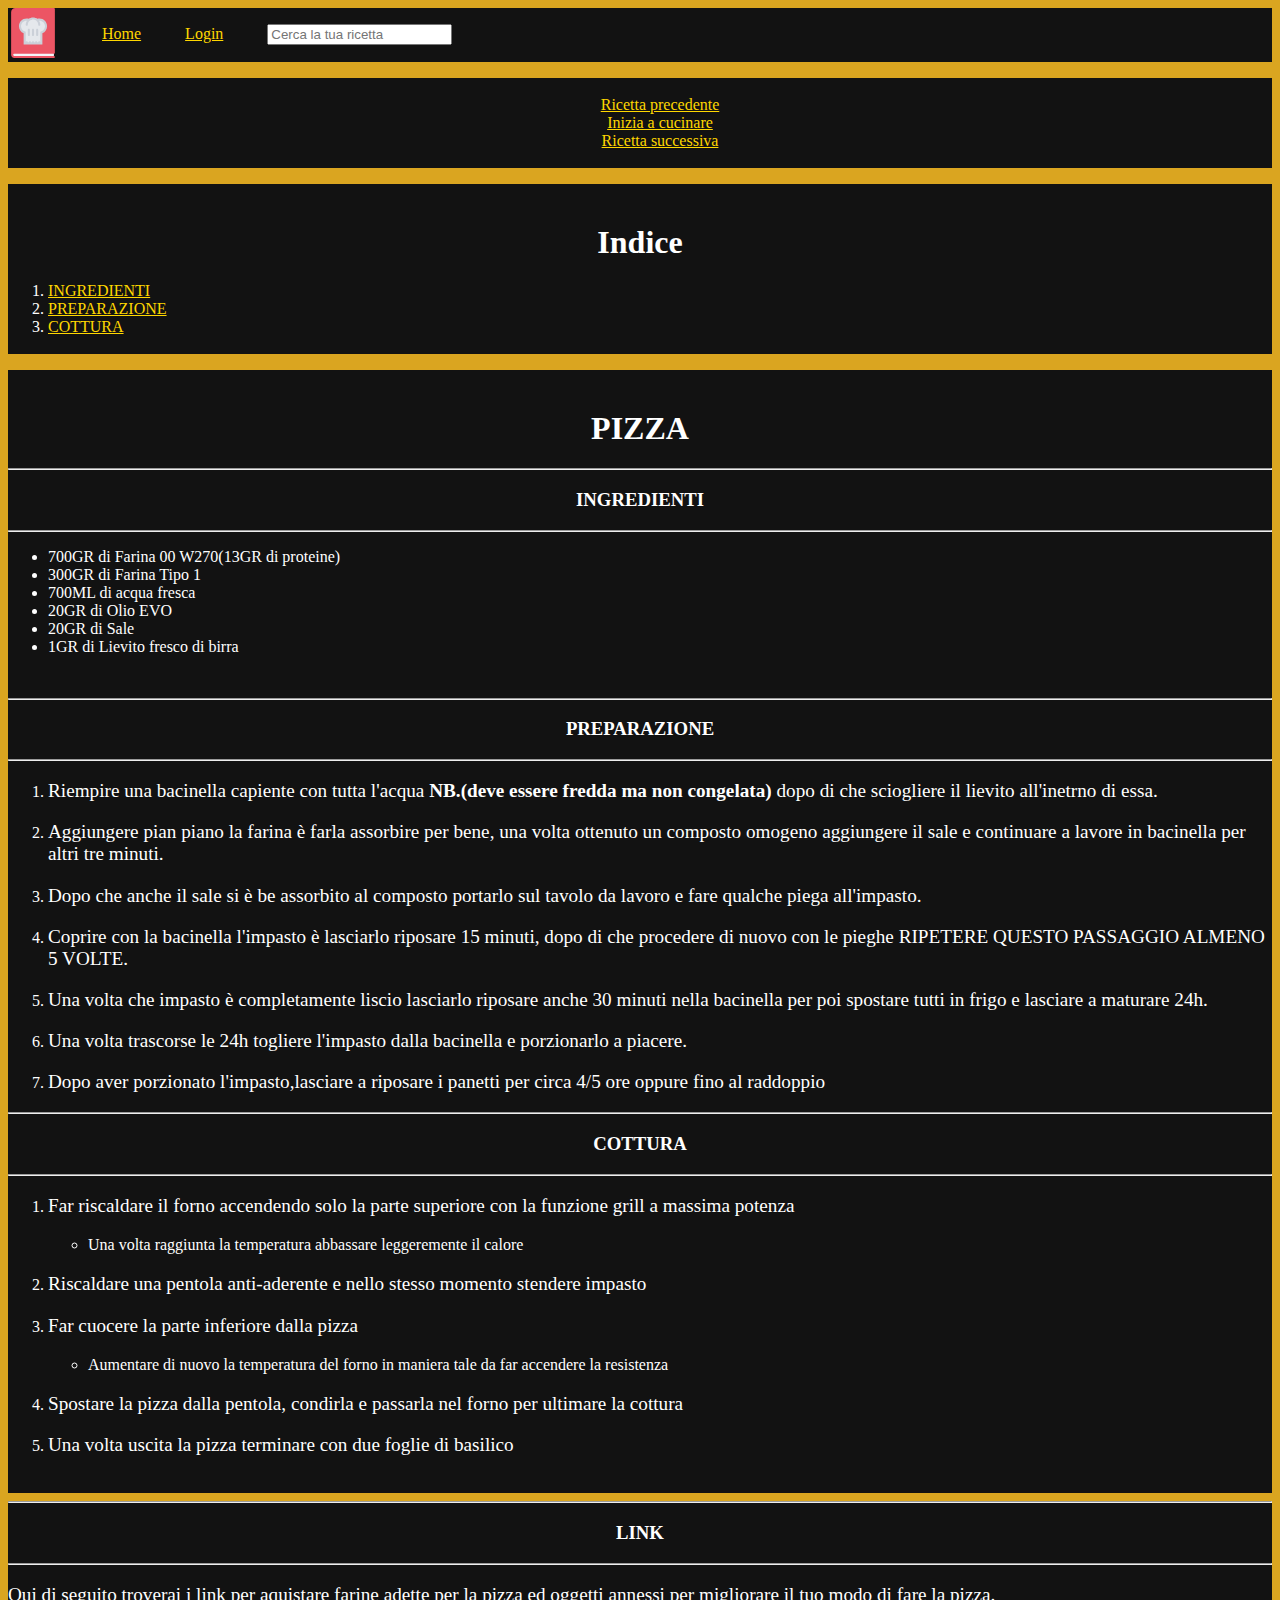
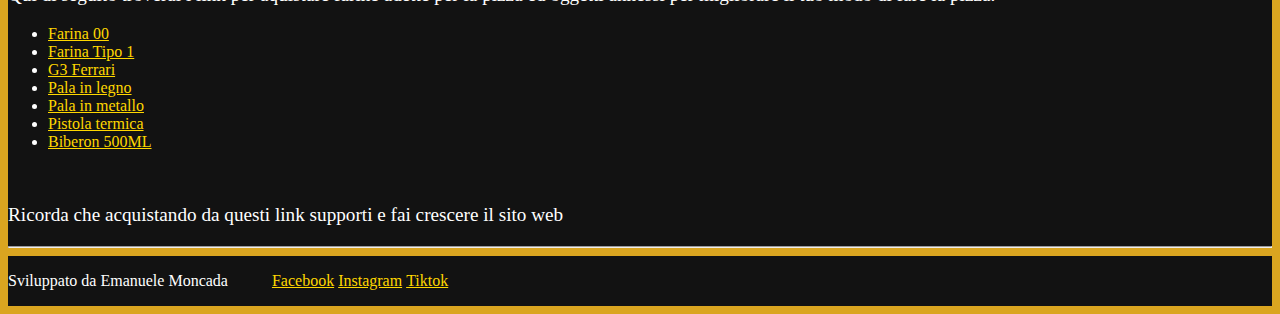
<file: anchor_classes/index.html>
<!DOCTYPE html>
<html lang="it">

<head>
    <meta charset="UTF-8">
    <title>PIZZA STAR</title>
    <link rel="stylesheet" href="css/style.css">
</head>

<body>
    <!--NAVIGATION BAR-->
    <div class="navbar d_color">
        <div class="navbar_logo d_inline">
            <img src="img/recipe.svg" alt="book_recipe" width="50px">
        </div>
        <div class="navbar_link d_inline no_list">
            <ul class="d_inline">
                <li>
                    <a href="#">Home</a>
                </li>
            </ul>
            <ul class="d_inline">
                <li><a href="login.html">Login</a></li>
            </ul>
        </div>
        <div class="navbar_search-bar d_inline no_list">
            <ul class="d_inline">
                <li> <input type="search" placeholder="Cerca la tua ricetta"></li>
            </ul>
        </div>
    </div>

    <!--NAVIGATION MENU-->
    <div class="menu d_color">
        <div class="menu_link  no_list">
            <ul>
                <br>
                <li><a href="recipe/parmigiana_patate.html">Ricetta precedente</a></li>
                <li><a href="#start">Inizia a cucinare</a></li>
                <li><a href="recipe/pollo_forno.html">Ricetta successiva</a></li>
                <br>
            </ul>
        </div>
    </div>

    <!--INDICE-->
    <div class="index d_color">
        <br>
        <h1 id="start">Indice</h1>
        <ol>
            <li><a href="#igr">INGREDIENTI</a></li>
            <li><a href="#make">PREPARAZIONE</a></li>
            <li><a href="#oven">COTTURA</a></li>
            <br>
        </ol>
    </div>

    <!--RICETTA-->
    <div class="recipe d_color" id="start">
        <div class="recipe_prepare">
            <br>
            <h1>PIZZA</h1>
            <hr>
            <h3 id="igr">INGREDIENTI</h3>
            <hr>
            <ul>
                <li>700GR di Farina 00 W270(13GR di proteine)</li>
                <li>300GR di Farina Tipo 1</li>
                <li>700ML di acqua fresca</li>
                <li>20GR di Olio EVO</li>
                <li>20GR di Sale</li>
                <li>1GR di Lievito fresco di birra</li>
            </ul>
            <br>
        </div>
        <div class="recipe_make">
            <hr>
            <h3 id="make">PREPARAZIONE</h3>
            <hr>
            <ol>
                <li>
                    <p>Riempire una bacinella capiente con tutta l'acqua <b>NB.<span>(deve essere fredda ma non congelata)</span></b> dopo di che sciogliere il lievito all'inetrno di essa.</p>
                </li>
                <li>
                    <p>Aggiungere pian piano la farina è farla assorbire per bene, una volta ottenuto un composto omogeno aggiungere il sale e continuare a lavore in bacinella per altri tre minuti.</p>
                </li>
                <li>
                    <p>Dopo che anche il sale si è be assorbito al composto portarlo sul tavolo da lavoro e fare qualche piega all'impasto.</p>
                </li>
                <li>
                    <p>Coprire con la bacinella l'impasto è lasciarlo riposare 15 minuti, dopo di che procedere di nuovo con le pieghe <span>RIPETERE QUESTO PASSAGGIO ALMENO 5 VOLTE.</span></p>
                </li>
                <li>
                    <p>Una volta che impasto è completamente liscio lasciarlo riposare anche 30 minuti nella bacinella per poi spostare tutti in frigo e lasciare a maturare 24h.</p>
                </li>
                <li>
                    <p>Una volta trascorse le 24h togliere l'impasto dalla bacinella e porzionarlo a piacere.</p>
                </li>
                <li>
                    <p>Dopo aver porzionato l'impasto,lasciare a riposare i panetti per circa 4/5 ore oppure fino al raddoppio</p>
                </li>
            </ol>
        </div>
        <div class="recipe_oven">
            <hr>
            <h3 id="oven">COTTURA</h3>
            <hr>
            <ol>
                <li>
                    <p>Far riscaldare il forno accendendo solo la parte superiore con la funzione grill a massima potenza</p>
                    <ul>
                        <li>Una volta raggiunta la temperatura abbassare leggeremente il calore</li>
                    </ul>
                </li>
                <li>
                    <p>Riscaldare una pentola anti-aderente e nello stesso momento stendere impasto</p>
                </li>
                <li>
                    <p>Far cuocere la parte inferiore dalla pizza</p>
                    <ul>
                        <li>Aumentare di nuovo la temperatura del forno in maniera tale da far accendere la resistenza</li>
                    </ul>
                </li>
                <li>
                    <p>Spostare la pizza dalla pentola, condirla e passarla nel forno per ultimare la cottura</p>
                </li>
                <li>
                    <p>Una volta uscita la pizza terminare con due foglie di basilico</p>
                </li>
            </ol>
            <br>
        </div>
    </div>

    <!--LINK SHOP-->
    <div class="shop d_color">
        <div class="shop_text">
            <hr>
            <h3>LINK</h3>
            <hr>
            <p>Qui di seguito troverai i link per aquistare farine adette per la pizza ed oggetti annessi per migliorare il tuo modo di fare la pizza.</p>
        </div>
        <div class="shop_link">
            <ul>
                <li><a href="https://www.amazon.it/dp/B003VZ078G?ref_=cm_sw_r_cp_ud_dp_8T7GA6F1KP251GNJP8S9">Farina 00</a></li>
                <li><a href="https://www.amazon.it/dp/B00GST44PY?ref_=cm_sw_r_cp_ud_dp_ZE77GGC1CQHQVXKEFGS3">Farina Tipo 1</a></li>
                <li><a href="https://www.amazon.it/dp/B07S6PC5NV?ref_=cm_sw_r_cp_ud_dp_H2G4TW0DJBF9G7EQRKZJ">G3 Ferrari</a></li>
                <li><a href="https://www.amazon.it/dp/B00B1GM2C6?ref_=cm_sw_r_cp_ud_dp_AE483TZDTRNEZNTNE5XZ">Pala in legno</a></li>
                <li><a href="https://www.amazon.it/dp/B07T1JPCNK?ref_=cm_sw_r_cp_ud_dp_3SEDNYJ6KC7BZE3PSWT6">Pala in metallo</a></li>
                <li><a href="https://www.amazon.it/dp/B08HX5LRYD?ref_=cm_sw_r_cp_ud_dp_6E578KYGDHAHDR3JAHAW">Pistola termica</a></li>
                <li><a href="https://www.amazon.it/dp/B07TKL6V7L?ref_=cm_sw_r_cp_ud_dp_NHBYH35FKPKQG0714YDX">Biberon 500ML</a></li>
            </ul>
            <br>
            <p>Ricorda che acquistando da questi link supporti e fai crescere il sito web</p>
            <hr>
        </div>
    </div>

    <!--FOOTER-->
    <div class="footer d_color">
        <div class="footer_copyright d_inline">
            <span>Sviluppato da Emanuele Moncada</span>
        </div>
        <div class="footer_link d_inline no_list">
            <ul class="social">
                <li><a href="https://facebook.com/eman">Facebook</a></li>
                <li><a href="https://instagram.com/emanuele.moncada">Instagram</a></li>
                <li><a href="https://tiktok.com/eman">Tiktok</a></li>
            </ul>
        </div>
    </div>

</body>

</html>
</file>
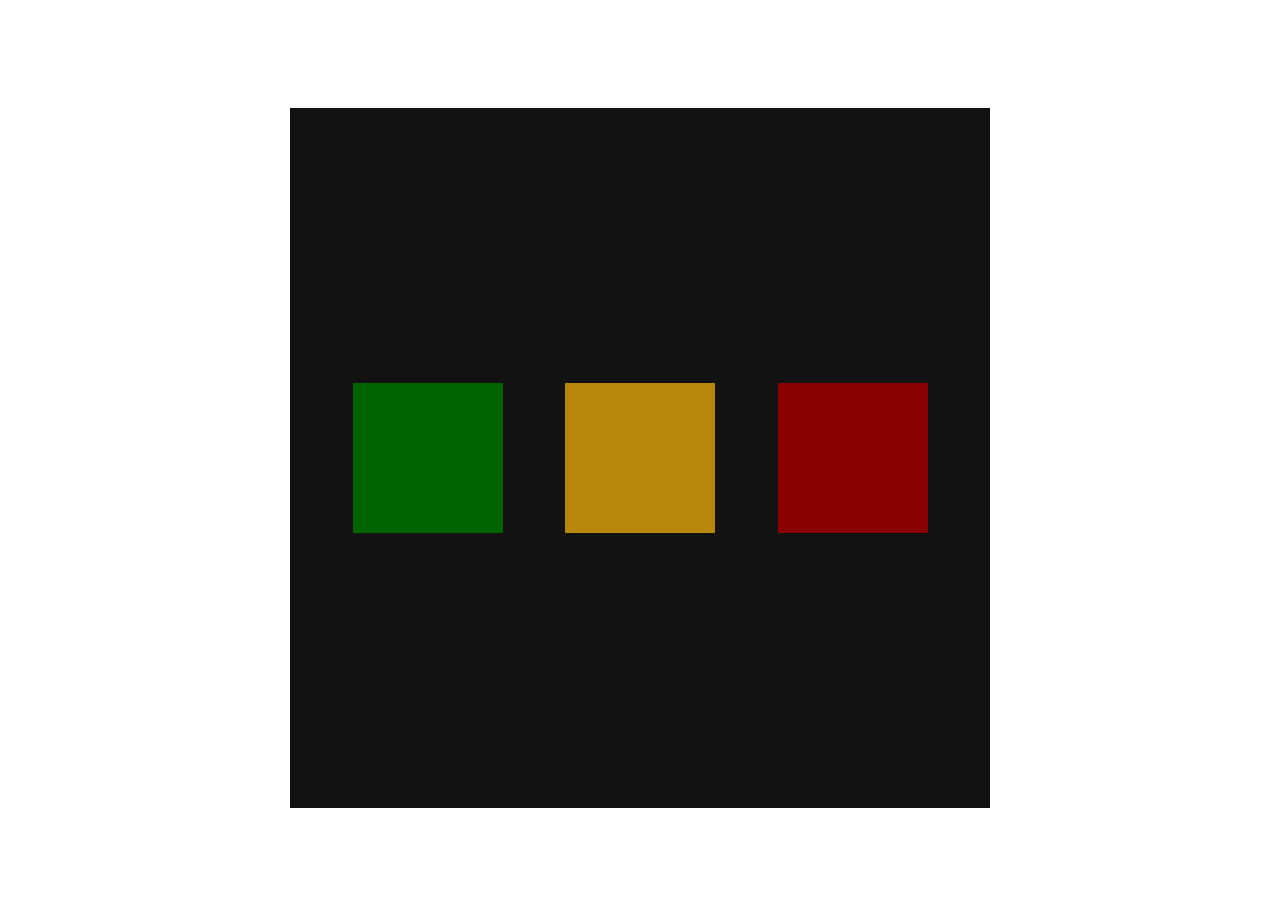
<file: flex/index.html>
<!DOCTYPE html>
<html lang="it">

<head>
    <meta charset="UTF-8">
    <meta http-equiv="X-UA-Compatible" content="IE=edge">
    <meta name="viewport" content="width=device-width, initial-scale=1.0">
    <title>FLEXBOX</title>
    <link rel="stylesheet" href="css/style.css">
    <div class="container">
        <div class="box green"></div>
        <div class="box yellow"></div>
        <div class="box red"></div>
    </div>
</head>

<body>

</body>

</html>
</file>
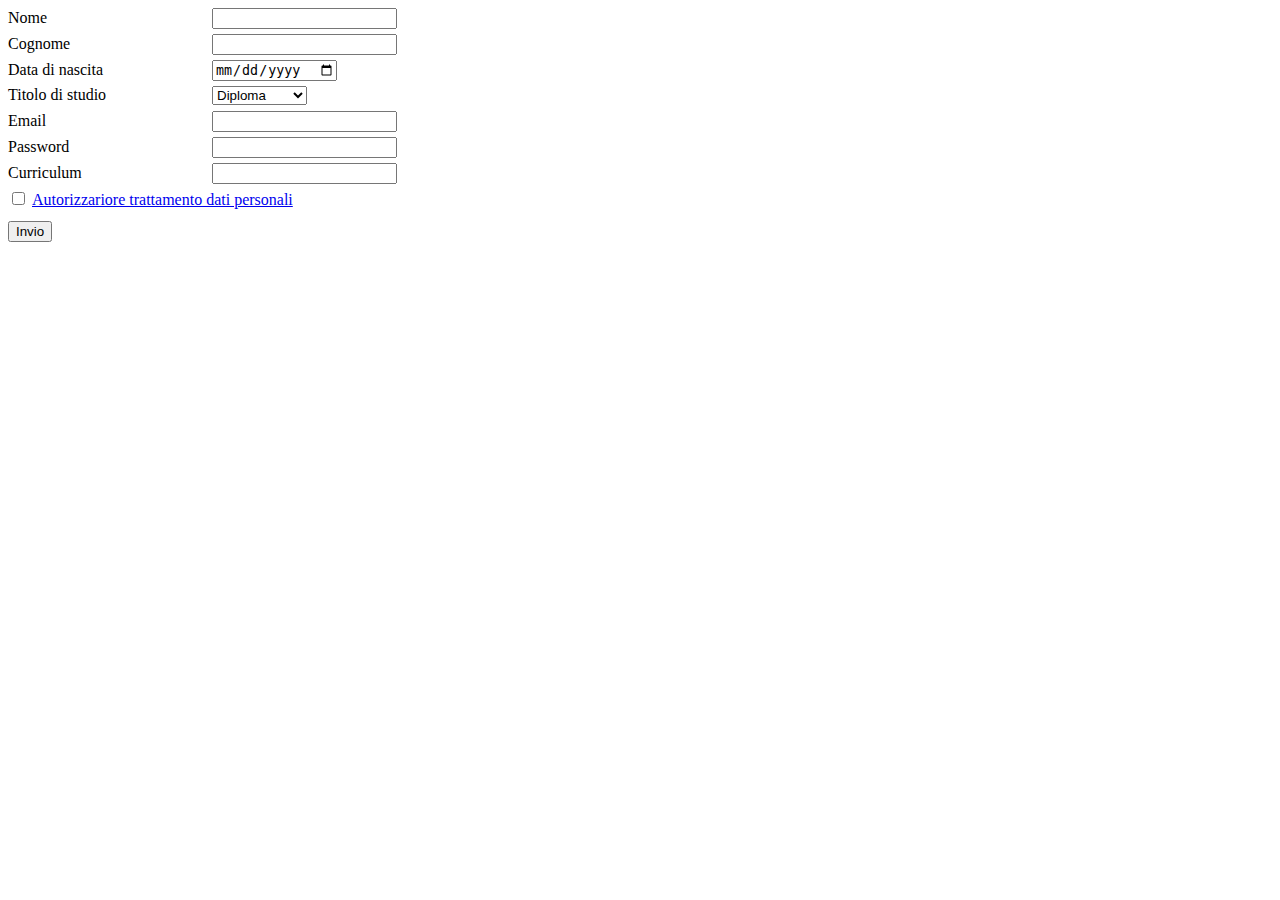
<file: form 2/index.html>
<!DOCTYPE html>
<html lang="en">

<head>
    <meta charset="UTF-8">
    <title>FORM</title>
    <link rel="stylesheet" href="css/style.css">
</head>

<body>
    <div class="container">
        <form action="#" method="get">

            <!--NOME-->
            <div class="containerForm">
                <div class="labelField">
                    <label for="name">Nome</label>
                </div>
                <div class="inputField">
                    <input type="text" name="userName" id="name" />
                </div>
            </div>

            <!--COGNOME-->
            <div class="containerForm">
                <div class="labelField">
                    <label for="cognome">Cognome</label>
                </div>
                <div class="inputField">
                    <input type="text" name="userSurname" id="cognome" />
                </div>
            </div>

            <!--COMPLEANNO-->
            <div class="containerForm">
                <div class="labelField">
                    <label for="birth">Data di nascita</label>
                </div>
                <div class="inputField">
                    <input type="date" name="userBirth" id="birth" />
                </div>
            </div>

            <!--STUDIO-->
            <div class="containerForm">
                <div class="labelField">
                    <label for="certificate">Titolo di studio</label>
                </div>
                <div class="inputField">
                    <select id="certificate" name="userTitle">
                        <option value="highschool">Diploma</option>
                        <option value="degree">Laurea</option>
                        <option value="masterschool">Attetstato</option>
                        <option value="lowschool">Terza media</option>
                    </select>
                </div>
            </div>

            <!--EMAIL-->
            <div class="containerForm">
                <div class="labelField">
                    <label for="email">Email</label>
                </div>
                <div class="inputField">
                    <input type="email" name="userEmail" id="email" required/>
                </div>
            </div>

            <!--PASSWORD-->
            <div class="containerForm">
                <div class="labelField">
                    <label for="passwd">Password</label>
                </div>
                <div class="inputField">
                    <input type="password" name="userPassword" id="passwd" required/>
                </div>
            </div>

            <!--CV-->
            <div class="containerForm">
                <div class="labelField">
                    <label for="cv">Curriculum</label>
                </div>
                <div class="inputField">
                    <input type="url" name="userCv" id="cv" />
                </div>
            </div>

            <!--TERMINI-->
            <div class="licenze">
                <input type="checkbox" id="licenze" name="licenzeTrue" required>
                <label for="licenze"><a href="normative.html" target="_blank">Autorizzariore trattamento dati personali</a></label>
            </div>

            <div class="submitBtn">
                <input type="submit" value="Invio">
            </div>

    </div>

    </form>
    </div>
</body>

</html>
</file>
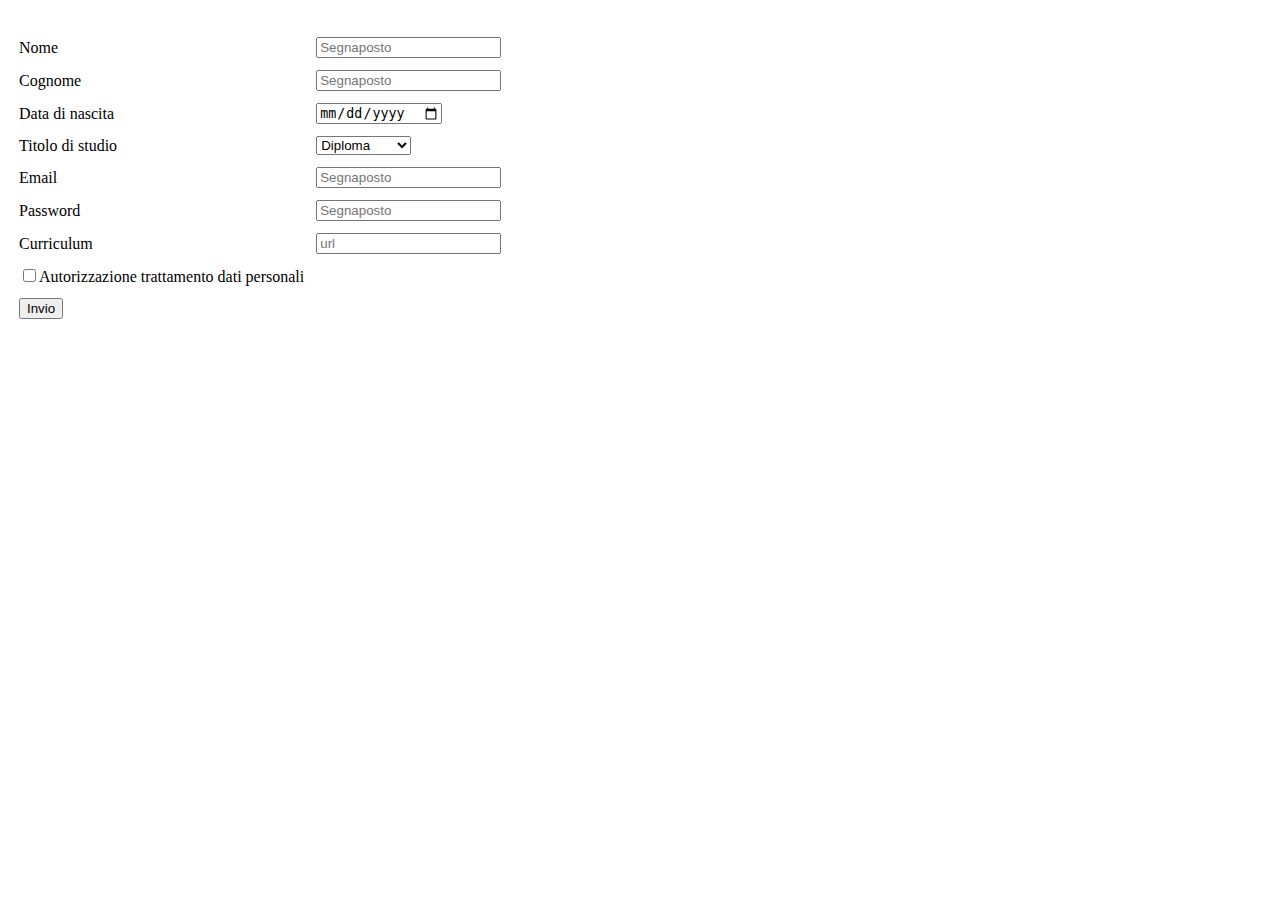
<file: form/index.html>
<!DOCTYPE html>
<html lang="it">

<head>
    <meta charset="UTF-8" />
    <title>FORM</title>
</head>

<body>
    <form action="#" method="get">
        <table cellspacing="10">
            <tr>
                <td>Nome</td>
                <td>
                    <input type="text" id="name" name="userName" placeholder="Segnaposto" />
                </td>
            </tr>
            <tr>
                <td>Cognome</td>
                <td>
                    <input type="text" id="sname" name="userSurname" placeholder="Segnaposto" />
                </td>
            </tr>
            <tr>
                <td>Data di nascita</td>
                <td>
                    <input type="date" id="bday" name="userBirth" placeholder="Segnaposto" />
                </td>
            </tr>
            <tr>
                <td>Titolo di studio</td>
                <td>
                    <select id="stitle" name="Usertitle">
                        <option value="diplom">Diploma</option>
                        <option value="degree">Laurea</option>
                        <option value="certificate">Attetstato</option>
                        <option value="lowschool">Terza media</option>
                    </select>
                </td>
            </tr>
            <tr>
                <td>Email</td>
                <td>
                    <input type="email" id="euser" name="userEmail" placeholder="Segnaposto" required />
                </td>
            </tr>
            <tr>
                <td>Password</td>
                <td>
                    <input type="password" id="upass" name="userPassword" placeholder="Segnaposto" required />
                </td>
            </tr>
            <tr>
                <td>Curriculum</td>
                <td>
                    <input type="url" id="urlcv" name="userCV" placeholder="url" />
                </td>
            </tr>
            <tr>
                <br />
                <td>
                    <input type="checkbox" id="term" name="term1" value="accepted" required /><label for="term1">Autorizzazione trattamento dati personali</label>
                </td>
            </tr>
            <tr>
                <td>
                    <input type="submit" value="Invio" />
                </td>
            </tr>
        </table>
    </form>
</body>

</html>
</file>
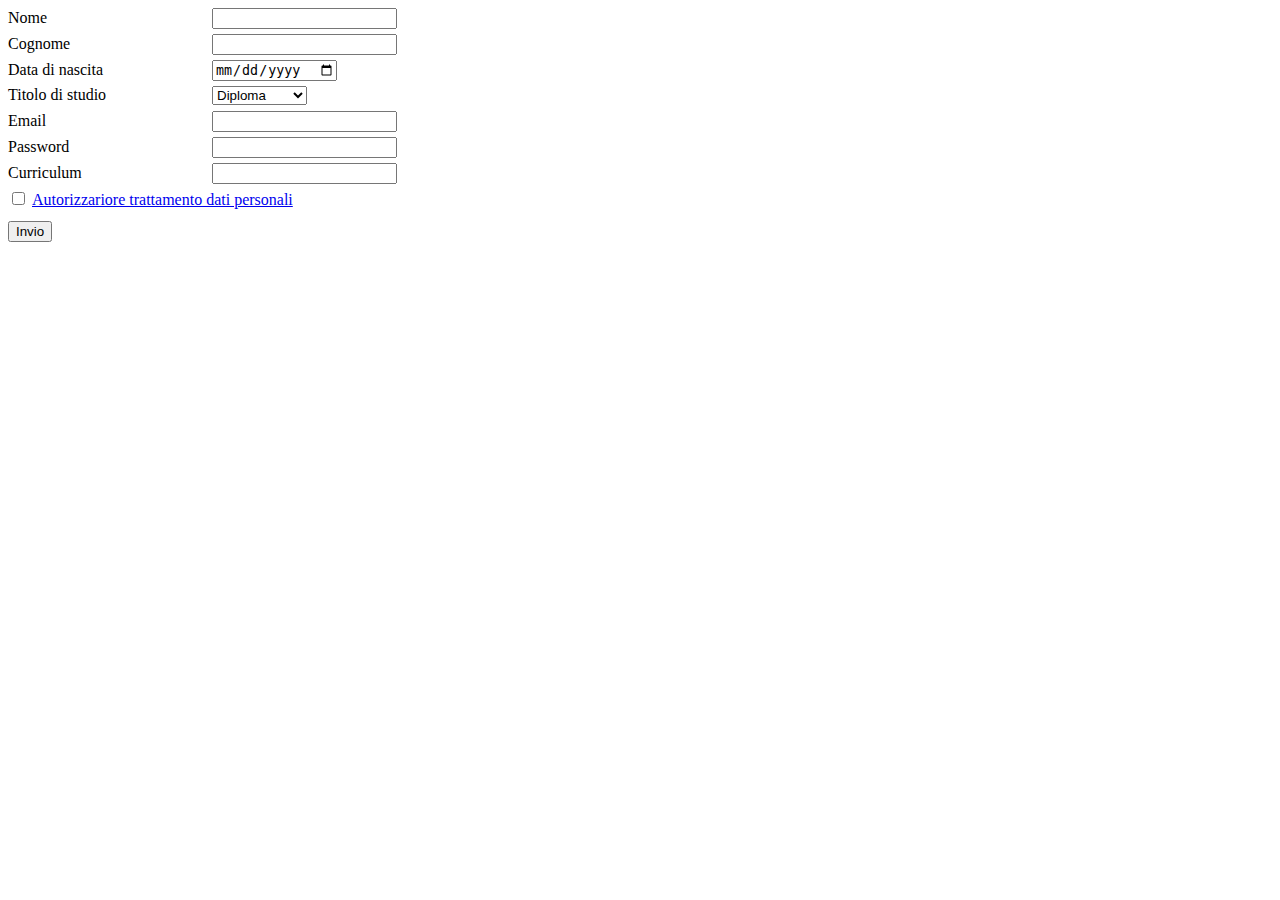
<file: form_css/index.html>
<!DOCTYPE html>
<html lang="en">

<head>
    <meta charset="UTF-8">
    <title>FORM CSS</title>
    <link rel="stylesheet" href="css/style.css">
</head>

<body>
    <div class="container">
        <form action="#" method="get">

            <!--NOME-->
            <div class="containerForm">
                <div class="labelField">
                    <label for="name">Nome</label>
                </div>
                <div class="inputField">
                    <input type="text" name="userName" id="name" />
                </div>
            </div>

            <!--COGNOME-->
            <div class="containerForm">
                <div class="labelField">
                    <label for="cognome">Cognome</label>
                </div>
                <div class="inputField">
                    <input type="text" name="userSurname" id="cognome" />
                </div>
            </div>

            <!--COMPLEANNO-->
            <div class="containerForm">
                <div class="labelField">
                    <label for="birth">Data di nascita</label>
                </div>
                <div class="inputField">
                    <input type="date" name="userBirth" id="birth" />
                </div>
            </div>

            <!--STUDIO-->
            <div class="containerForm">
                <div class="labelField">
                    <label for="certificate">Titolo di studio</label>
                </div>
                <div class="inputField">
                    <select id="certificate" name="userTitle">
                        <option value="highschool">Diploma</option>
                        <option value="degree">Laurea</option>
                        <option value="masterschool">Attetstato</option>
                        <option value="lowschool">Terza media</option>
                    </select>
                </div>
            </div>

            <!--EMAIL-->
            <div class="containerForm">
                <div class="labelField">
                    <label for="email">Email</label>
                </div>
                <div class="inputField">
                    <input type="email" name="userEmail" id="email" required/>
                </div>
            </div>

            <!--PASSWORD-->
            <div class="containerForm">
                <div class="labelField">
                    <label for="passwd">Password</label>
                </div>
                <div class="inputField">
                    <input type="password" name="userPassword" id="passwd" required/>
                </div>
            </div>

            <!--CV-->
            <div class="containerForm">
                <div class="labelField">
                    <label for="cv">Curriculum</label>
                </div>
                <div class="inputField">
                    <input type="url" name="userCv" id="cv" />
                </div>
            </div>

            <!--TERMINI-->
            <div class="licenze">
                <input type="checkbox" id="licenze" name="licenzeTrue" required>
                <label for="licenze"><a href="normative.html" target="_blank">Autorizzariore trattamento dati personali</a></label>
            </div>

            <div class="submitBtn">
                <input type="submit" value="Invio">
            </div>

    </div>

    </form>
    </div>
</body>

</html>
</file>
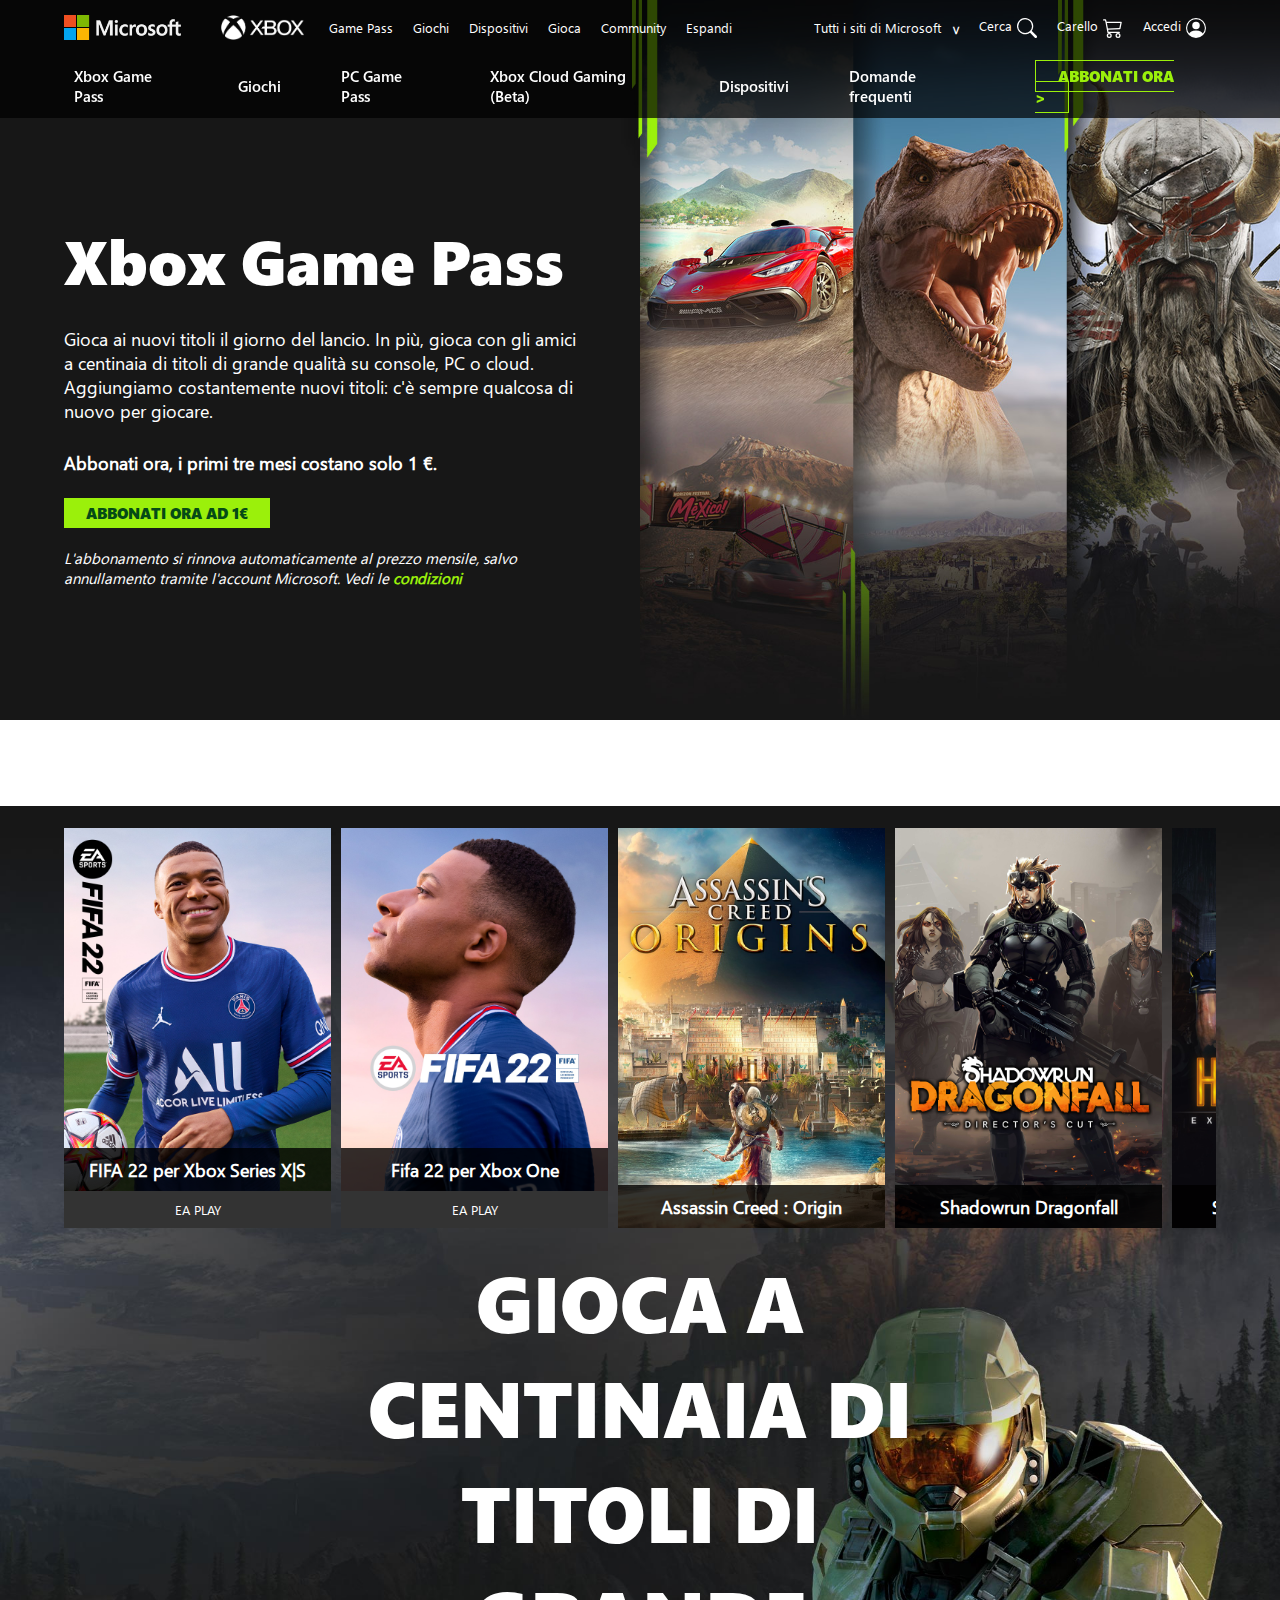
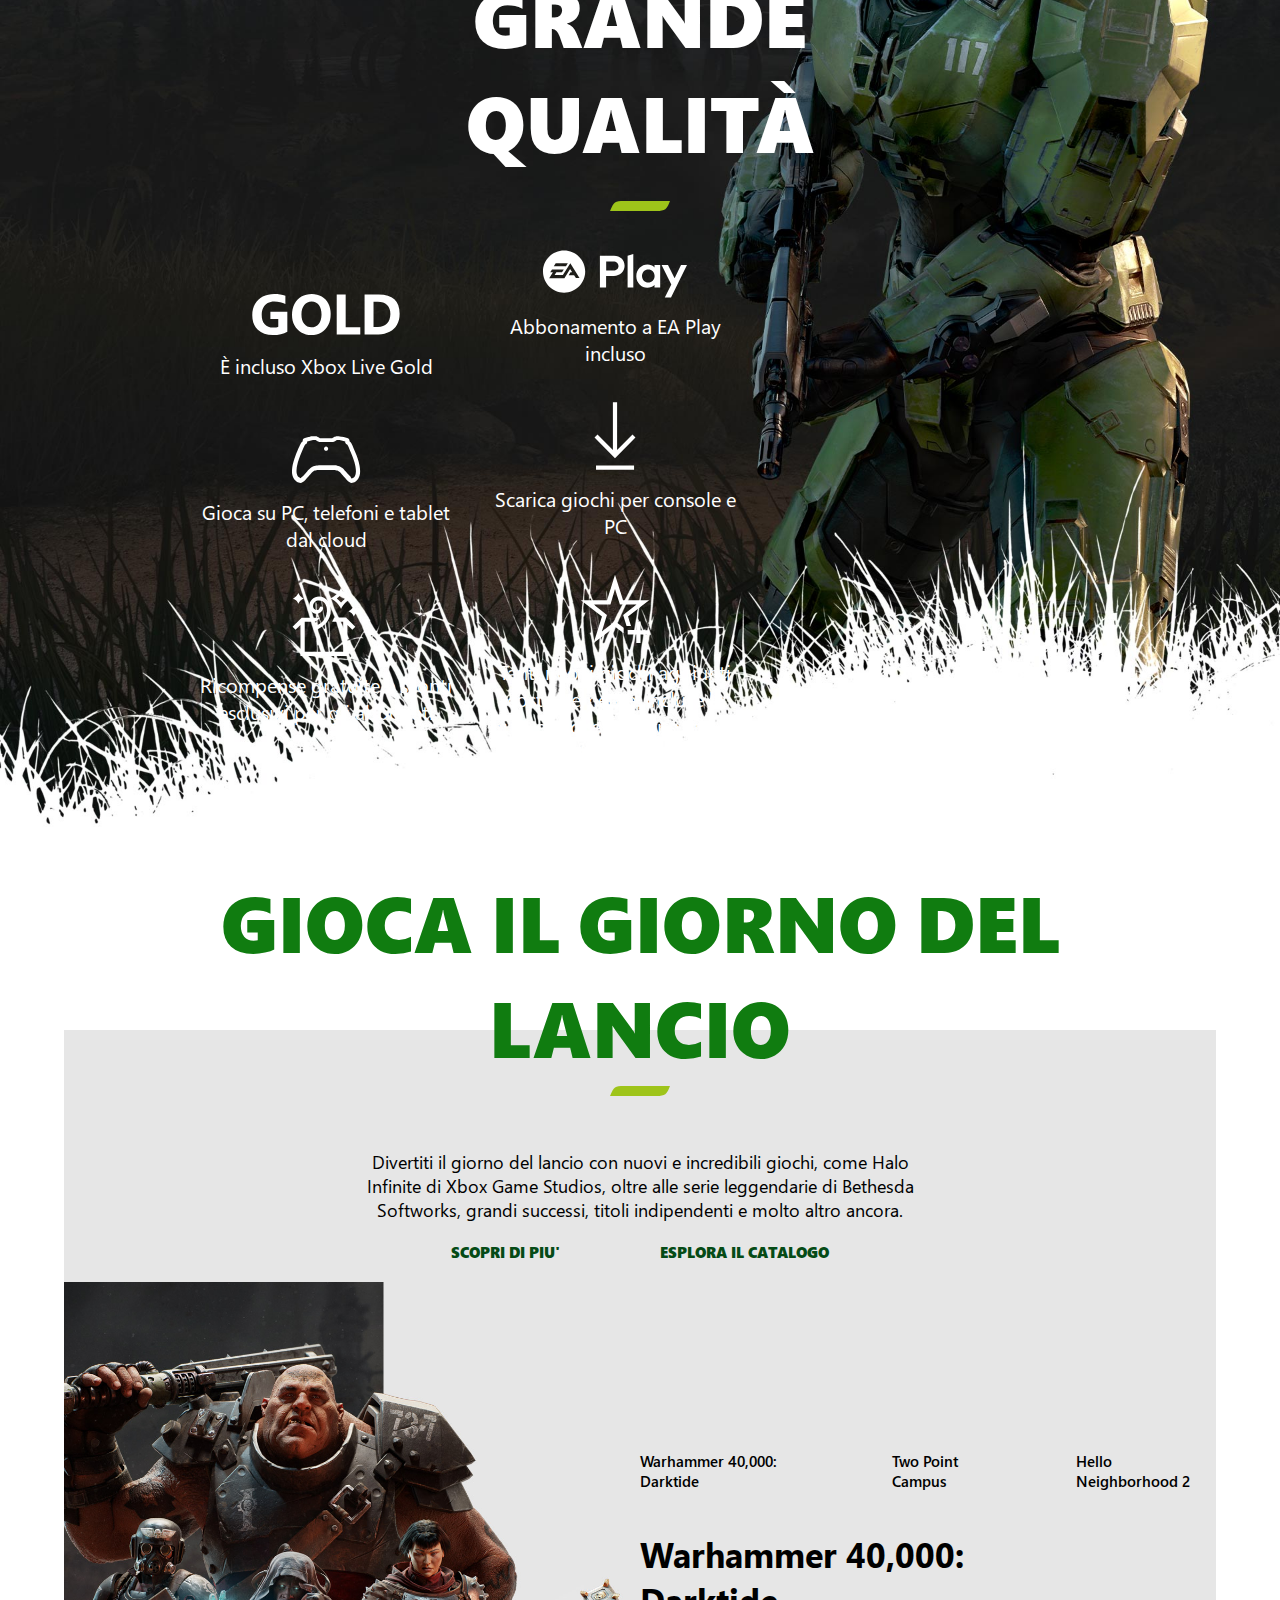
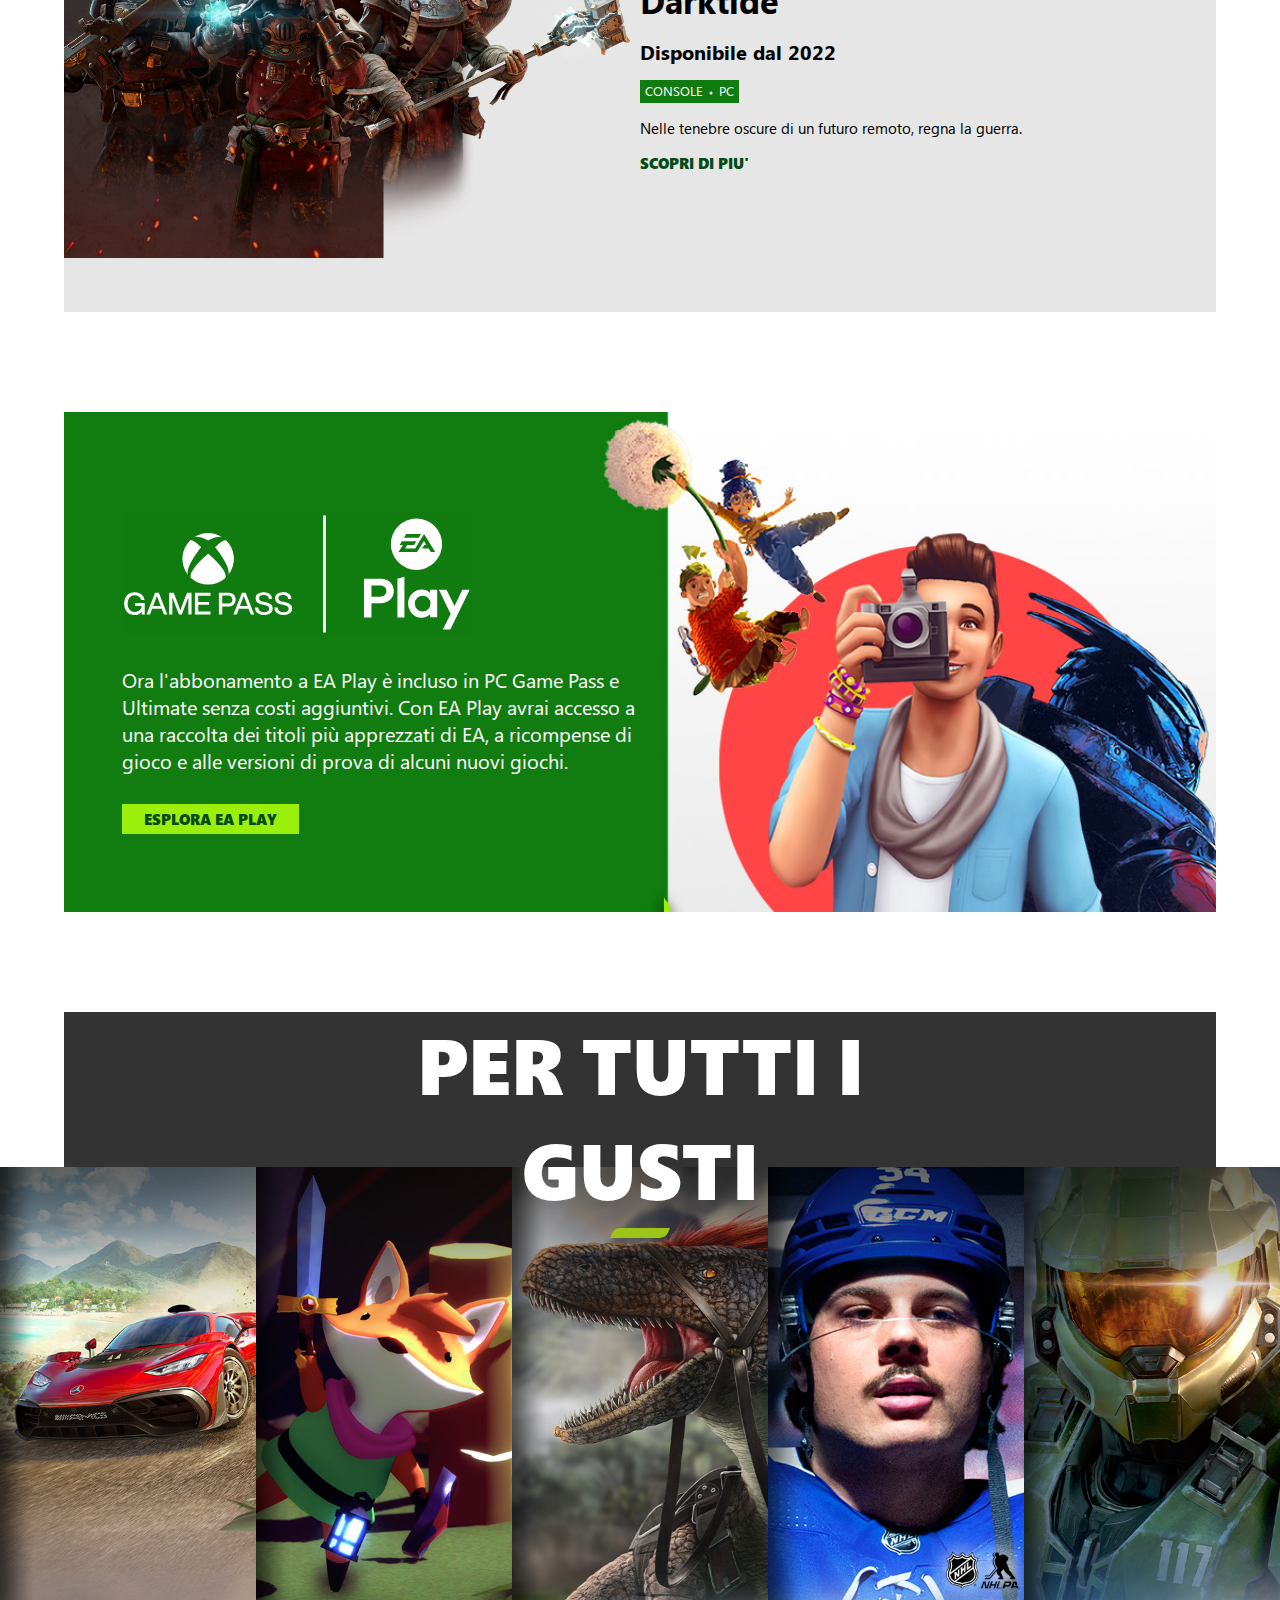
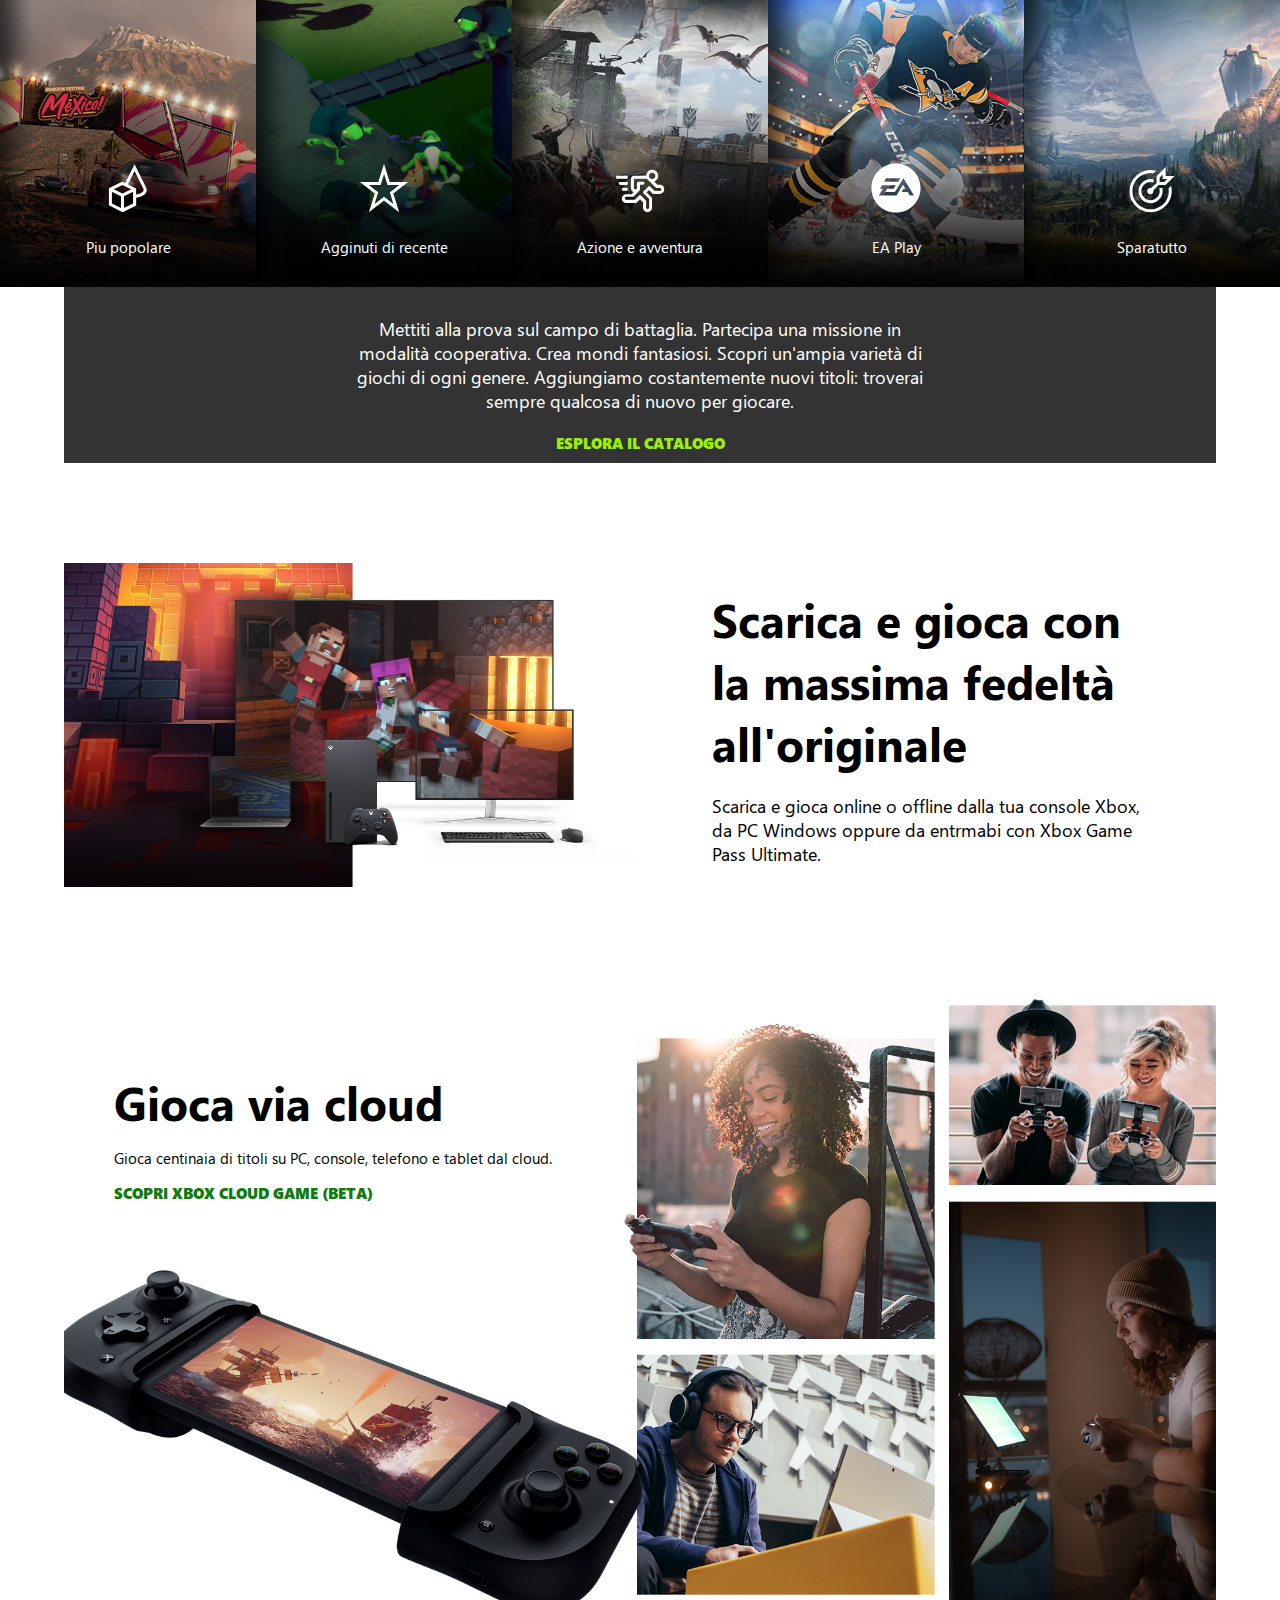
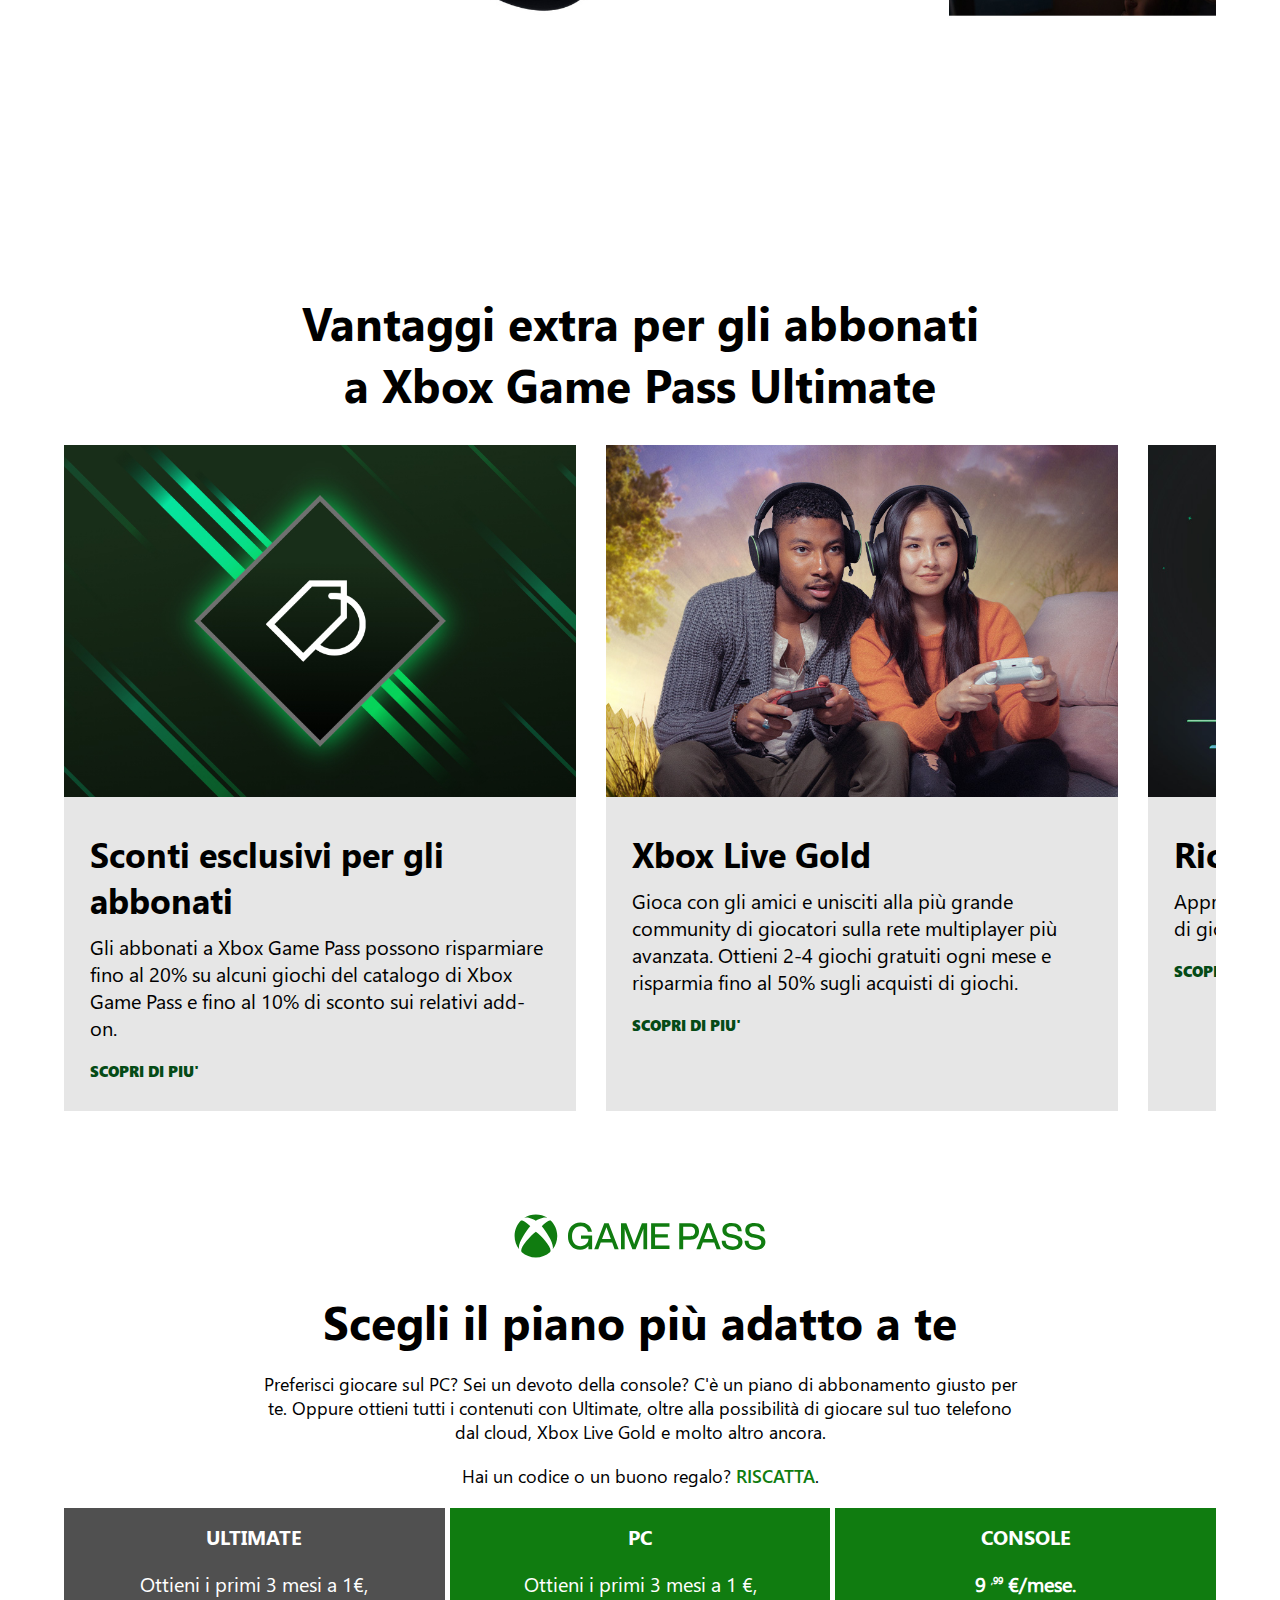
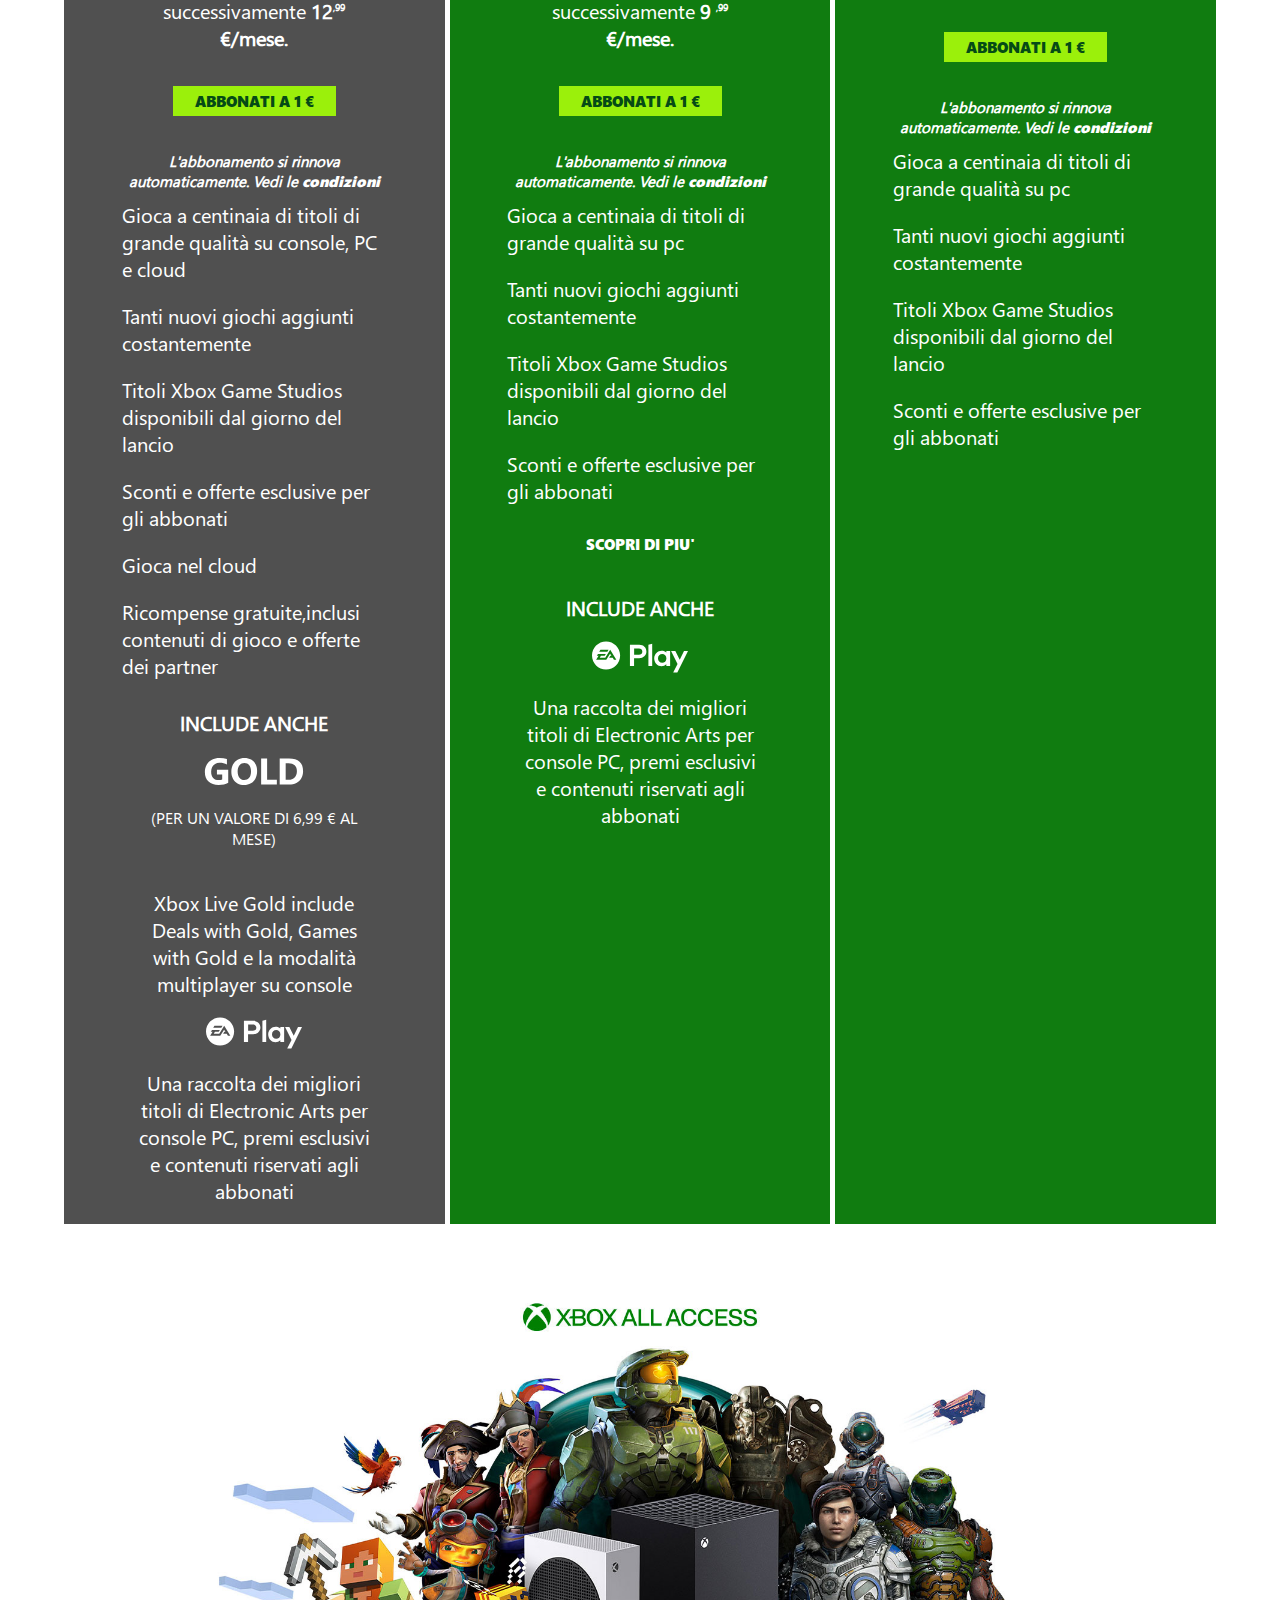
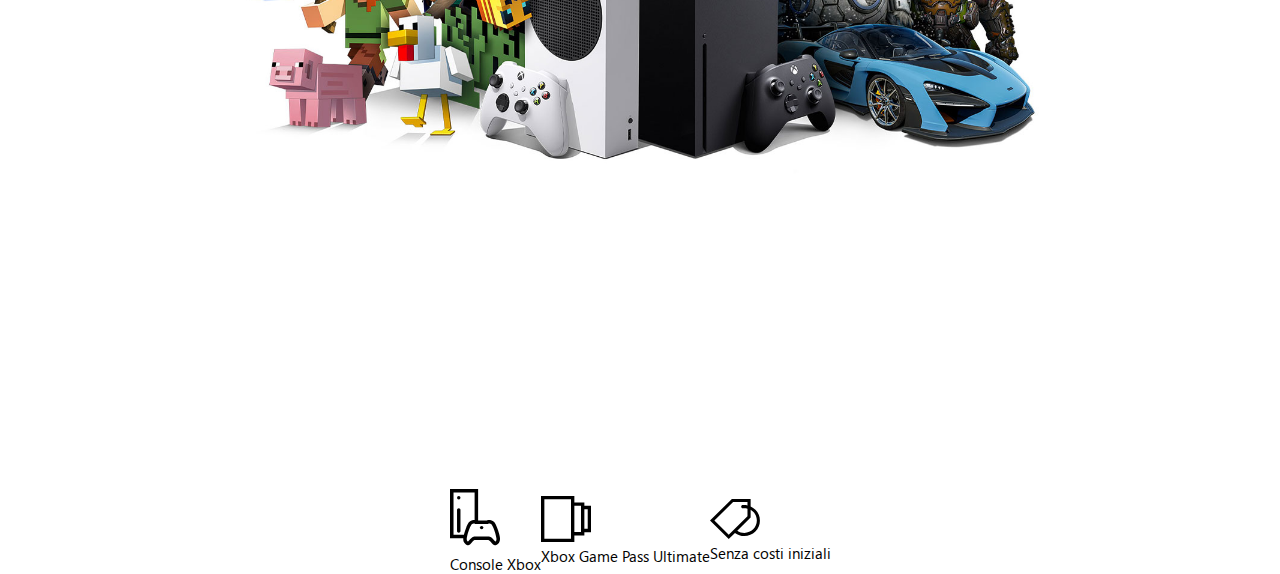
<file: gamepass/index.html>
<!DOCTYPE html>
<html lang="it">

<head>
    <meta charset="UTF-8">
    <meta http-equiv="X-UA-Compatible" content="IE=edge">
    <meta name="viewport" content="width=device-width, initial-scale=1.0">
    <link type="image/png" sizes="16x16" rel="icon" href="assets/favicon/xbox-16.png">
    <link type="image/png" sizes="32x32" rel="icon" href="assets/favicon/xbox-32.png">
    <link type="image/png" sizes="96x96" rel="icon" href="assets/favicon/xbox-96.png">
    <link type="image/png" sizes="120x120" rel="icon" href="assets/favicon/xbox-120.png">
    <title>Abbonati a Xbox Game Pass: scopri il tuo prossimo gioco preferito | Xbox</title>
    <link rel="stylesheet" href="assets/font/font.css">
    <link rel="stylesheet" href="css/style.css">

</head>

<body>
    <div class="main_container">
        <!--NAV SUPERIORE-->
        <div class="nav_container">
            <!-- UPPER -->
            <div class="navbar-wrapper">
                <div class="navbar-left">
                    <img id="navspace" src="assets/icon/microsoft.png" alt="microsoft_logo" height="25px">
                    <img src="assets/icon/xbox-logo.png" alt="xbox_logo" height="25px">

                    <ul class="main-link">
                        <li>
                            <a href="#">Game Pass</a>
                        </li>
                        <li>
                            <a href="#">Giochi</a>
                        </li>
                        <li>
                            <a href="#">Dispositivi</a>
                        </li>
                        <li>
                            <a href="#">Gioca</a>
                        </li>
                        <li>
                            <a href="#">Community</a>
                        </li>
                        <li>
                            <a href="#">Espandi</a>
                        </li>


                    </ul>
                </div>


                <ul class="right-link">
                    <li>
                        <a href="">Tutti i siti di Microsoft <span class="down-arrow">V</span></a>
                    </li>
                    <li>
                        <a href="">Cerca<img src="assets/icon/search.svg" alt=""></a>
                    </li>
                    <li>
                        <a href="">Carello<img src="assets/icon/cart.svg" alt=""></a>
                    </li>
                    <li>
                        <a href="">Accedi<img src="assets/icon/login.svg" alt=""></a>
                    </li>
                </ul>

            </div>
        </div>
        <!--NAV INFERIORE-->
        <div id="followme" class="nav_container">
            <div id="down_size" class="navbar-wrapper">
                <div class="navbar-left">
                    <ul id="sub_navbar" class="main-link">
                        <li>
                            <a href="#">Xbox Game Pass</a>
                        </li>
                        <li>
                            <a href="#">Giochi</a>
                        </li>
                        <li>
                            <a href="#">PC Game Pass</a>
                        </li>
                        <li>
                            <a href="#">Xbox Cloud Gaming (Beta)</a>
                        </li>
                        <li>
                            <a href="#">Dispositivi</a>
                        </li>
                        <li>
                            <a href="#">Domande frequenti</a>
                        </li>


                    </ul>
                </div>


                <ul class="right-link">
                    <li>
                        <a class="btn-nav" href="">ABBONATI ORA ></a>
                    </li>
                </ul>

            </div>
        </div>
        <!--TESTO SINISTRA-->
        <div class="explorer_container">
            <div class="content_wrapper">
                <div class="content">
                    <h1>Xbox Game Pass</h1>
                    <p>Gioca ai nuovi titoli il giorno del lancio. In più, gioca con gli amici a centinaia di titoli di grande qualità su console, PC o cloud. Aggiungiamo costantemente nuovi titoli: c'è sempre qualcosa di nuovo per giocare.
                    </p>
                    <p><strong>Abbonati ora, i primi tre mesi costano solo 1 €.</strong></p>
                    <div class="btn_explorer">
                        <a class="" href="">ABBONATI ORA AD 1€</a>
                    </div>
                    <p id="condition-text">L'abbonamento si rinnova automaticamente al prezzo mensile, salvo annullamento tramite l'account Microsoft. Vedi le
                        <a id="link-condition" href="">
                            <strong>condizioni</strong>
                        </a>
                    </p>
                </div>
                <div class="slider">
                    <h1> <strong>Scopri il tuo prossimo gioco preferito</strong></h1>
                </div>
            </div>
        </div>
        <!--SLIDER GIOCHI E BENEFIT-->
        <div class="game_container">
            <!--SLIDER INFERIORE-->
            <div class="game_slider-wrapper">
                <div class="game_slider">
                    <div class="game_description">
                        <img src="assets/common/game-cover/fifa22-xs.jpeg" alt="fifa22_cover">
                        <h3 id="thrgame">FIFA 22 per Xbox Series X|S</h3>
                        <span>EA PLAY</span>
                    </div>
                    <div class="game_description"><img src="assets/common/game-cover/fifa22-o.jpeg" alt="fifa22_cover-xbox_one">
                        <h3 id="thrgame">Fifa 22 per Xbox One</h3>
                        <span>EA PLAY</span>

                    </div>
                    <div class="game_description"><img src="assets/common/game-cover/as-origins.jpeg" alt="ac-origins">
                        <h3>Assassin Creed : Origin</h3>
                    </div>
                    <div class="game_description"><img src="assets/common/game-cover/shadowrun-dragonfall.jpeg" alt="shadowrun-dragonfall_cover">
                        <h3>Shadowrun Dragonfall</h3>

                    </div>
                    <div class="game_description"><img src="assets/common/game-cover/shadowrun-hongkong.jpeg" alt="shadowrun-hongkong_cover">
                        <h3>Shadowrun Hong Kong</h3>

                    </div>
                    <div class="game_description"><img src="assets/common/game-cover/shadowrun-return.jpeg" alt="shadowrun-return_cover">
                        <h3>Shadowrun Retunr</h3>

                    </div>
                    <div class="game_description"><img src="assets/common/game-cover/omori.jpeg" alt="shadowrun-omori_cover">
                        <h3>Omori</h3>

                    </div>
                    <div class="game_description"><img src="assets/common/game-cover/naraka.jpeg" alt="naraka_cover">
                        <h3>Naraka</h3>

                    </div>
                    <div class="game_description"><img src="assets/common/game-cover/chorvs.jpeg" alt="chorvs_cover">
                        <h3>Chorvs</h3>

                    </div>
                    <div class="game_description"><img src="assets/common/game-cover/tnt-ninja.jpeg" alt="tnt-ninja_cover">
                        <h3>Mutant Turtle</h3>
                    </div>
                </div>
            </div>
            <!-- BENEFITS -->
            <div class="benefit_container">
                <div class="title-wrap">
                    <h1>GIOCA A CENTINAIA DI TITOLI DI GRANDE QUALITÀ</h1>
                    <img src="assets/common/banner.svg" alt="" width="60px">
                </div>

                <div class="token-img">
                    <div class="left_side">
                        <div class="box-benefit"><img src="assets/icon/benefit-icon/gold.svg" alt="">
                            <p>È incluso Xbox Live Gold
                            </p>
                        </div>
                        <div class="box-benefit"><img id="resize" src="assets/icon/benefit-icon/controller.svg" alt="">
                            <p>Gioca su PC, telefoni e tablet dal cloud
                            </p>
                        </div>
                        <div class="box-benefit"><img id="resize" src="assets/icon/benefit-icon/reward.svg" alt="">
                            <p>Ricompense gratuite e sconti esclusivi per gli abbonati
                            </p>
                        </div>
                    </div>

                    <div class="left_side">
                        <div class="box-benefit"><img src="assets/icon/benefit-icon/ea-play.svg" alt="">
                            <p>Abbonamento a EA Play incluso

                            </p>
                        </div>
                        <div class="box-benefit"><img id="resize" src="assets/icon/benefit-icon/download.svg" alt="">
                            <p>Scarica giochi per console e PC

                            </p>
                        </div>
                        <div class="box-benefit"><img id="resize" src="assets/icon/benefit-icon/newgame.svg" alt="">
                            <p>Tanti nuovi giochi aggiunti costantemente, incluse le nuove uscite il giorno stesso del lancio
                            </p>
                        </div>
                    </div>
                </div>

            </div>
        </div>
        <!--PRIME-->
        <div class="primeday-container">
            <div class="primeday-maintext">
                <h1>GIOCA IL GIORNO DEL LANCIO</h1>
                <img src="assets/common/banner.svg" alt="" width="60px">

            </div>
            <div class="box_primeday">
                <div class="text">
                    <p>Divertiti il giorno del lancio con nuovi e incredibili giochi, come Halo Infinite di Xbox Game Studios, oltre alle serie leggendarie di Bethesda Softworks, grandi successi, titoli indipendenti e molto altro ancora.</p>
                    <div class="btn_text">
                        <a href="">SCOPRI DI PIU'</a>
                        <a href="">ESPLORA IL CATALOGO</a>

                    </div>
                </div>
                <div class="primeday_slider">
                    <div class="img-leftside">
                        <img src="assets/desktop/section/primeday/darktide-tab.jpeg" alt="">
                    </div>
                    <div class="content-rightside">
                        <div class="game-overview">
                            <p>Warhammer 40,000: Darktide</p>
                            <p>Two Point Campus</p>
                            <p>Hello Neighborhood 2</p>
                        </div>
                        <div class="game_info">
                            <h1>Warhammer 40,000: Darktide</h1>
                            <h3>Disponibile dal 2022</h3>
                            <span id="consolepc">CONSOLE<img id="centerdot" src="assets/icon/dot.svg" alt="">PC</span>
                            <p>Nelle tenebre oscure di un futuro remoto, regna la guerra.</p>
                            <a id="btn_game-info" href="">SCOPRI DI PIU'</a>
                        </div>
                    </div>
                </div>
            </div>
        </div>
        <!--COLLABORATION-->
        <div class="ea-collaboration_container">
            <div class="left_side_ea-wrapper">
                <div class="left_side_ea">
                    <img src="assets/icon/gm_ea-logo.svg" alt="">
                    <p>Ora l'abbonamento a EA Play è incluso in PC Game Pass e Ultimate senza costi aggiuntivi. Con EA Play avrai accesso a una raccolta dei titoli più apprezzati di EA, a ricompense di gioco e alle versioni di prova di alcuni nuovi giochi.</p>
                    <a href="">ESPLORA EA PLAY</a>
                </div>
            </div>
        </div>
        <!--GENRE-->
        <div class="genre_container">
            <div class="genre-info">
                <div class="genre-info_text">
                    <h1>PER TUTTI I GUSTI</h1>
                    <img src="assets/common/banner.svg" alt="" width="60px">
                </div>
            </div>

            <div class="genre-wrapper">
                <div class="genre_description">
                    <img src="assets/desktop/section/genre/car-tab.jpeg" alt="">
                    <div class="info-genre">
                        <img src="assets/icon/genre_icon/most-popular.svg" alt="">
                        <p>Piu popolare</p>
                    </div>
                </div>
                <div class="genre_description">
                    <img src="assets/desktop/section/genre/foxy-tab.jpeg" alt="">
                    <div class="info-genre">
                        <img src="assets/icon/genre_icon/star.svg" alt="">
                        <p>Agginuti di recente</p>
                    </div>
                </div>
                <div class="genre_description">
                    <img src="assets/desktop/section/genre/reptile-tab.jpeg" alt="">
                    <div class="info-genre">
                        <img src="assets/icon/genre_icon/adventure.svg" alt="">
                        <p>Azione e avventura</p>
                    </div>
                </div>
                <div class="genre_description">
                    <img src="assets/desktop/section/genre/hockey-tab.jpeg" alt="">
                    <div class="info-genre">
                        <img src="assets/icon/genre_icon/ea.svg" alt="">
                        <p>EA Play</p>
                    </div>
                </div>
                <div class="genre_description">
                    <img src="assets/desktop/section/genre/halo-tab.jpeg" alt="">
                    <div class="info-genre">
                        <img src="assets/icon/genre_icon/shooter.svg" alt="">
                        <p>Sparatutto</p>
                    </div>
                </div>
            </div>
            <div class="genre_info2">
                <p>Mettiti alla prova sul campo di battaglia. Partecipa una missione in modalità cooperativa. Crea mondi fantasiosi. Scopri un'ampia varietà di giochi di ogni genere. Aggiungiamo costantemente nuovi titoli: troverai sempre qualcosa di nuovo
                    per giocare.
                </p>
                <a href="">ESPLORA IL CATALOGO</a>
            </div>
        </div>
        <!--STREAM-->
        <div class="stream_container">
            <div class="first-section-stream">
                <div class="all_device">
                    <img src="assets/desktop/section/cloudgame/minecraft-bg.jpeg" alt="">
                </div>
                <div class="text_stream">
                    <div class="text-stream-wrapper">
                        <h1>Scarica e gioca con la massima fedeltà all'originale</h1>
                        <p>Scarica e gioca online o offline dalla tua console Xbox, da PC Windows oppure da entrmabi con Xbox Game Pass Ultimate.
                        </p>
                    </div>
                </div>
            </div>
            <div class="second-section-stream">
                <div class="second_section_text-wrapper">
                    <h1>Gioca via cloud</h1>
                    <p>Gioca centinaia di titoli su PC, console, telefono e tablet dal cloud.</p>
                    <a href="">SCOPRI XBOX CLOUD GAME (BETA)</a>
                </div>
            </div>
        </div>
        <!--BENEFITS-->
        <div class="feature_container">
            <div class="main-text_feature">
                <h1>Vantaggi extra per gli abbonati a Xbox Game Pass Ultimate</h1>
            </div>
            <div class="feature_slider">
                <div class="section_feature">
                    <img src="assets/common/sales.jpeg" alt="">
                    <div class="wrapper-feature">
                        <h1>Sconti esclusivi per gli abbonati</h1>
                        <p>Gli abbonati a Xbox Game Pass possono risparmiare fino al 20% su alcuni giochi del catalogo di Xbox Game Pass e fino al 10% di sconto sui relativi add-on.
                        </p>
                        <a href="">SCOPRI DI PIU'</a>
                    </div>
                </div>
                <div class="section_feature">
                    <img src="assets/common/play-togheter.jpeg" alt="">
                    <div class="wrapper-feature">
                        <h1>Xbox Live Gold</h1>
                        <p>Gioca con gli amici e unisciti alla più grande community di giocatori sulla rete multiplayer più avanzata. Ottieni 2-4 giochi gratuiti ogni mese e risparmia fino al 50% sugli acquisti di giochi.
                        </p>
                        <a href="">SCOPRI DI PIU'</a>
                    </div>

                </div>
                <div class="section_feature">
                    <img src="assets/common/treasure.jpeg" alt="">

                    <div class="wrapper-feature">
                        <h1>Ricompense</h1>
                        <p>Approfitta delle ricompense gratuite, inclusi add-on di gioco, oggetti di consumo e offerte dei partner.
                        </p>
                        <a href="">SCOPRI DI PIU'</a>
                    </div>
                </div>
            </div>
        </div>
        <!--TABBELLA PREZZI-->
        <div class="pricetable_container">
            <div class="upp_section-pricetable">
                <img id="pricetable_logo" src="assets/icon/gamepass-logo.svg" alt="">
                <h1>Scegli il piano più adatto a te</h1>
                <div class="main_pricetable_p-wrapper">
                    <p>Preferisci giocare sul PC? Sei un devoto della console? C'è un piano di abbonamento giusto per te. Oppure ottieni tutti i contenuti con Ultimate, oltre alla possibilità di giocare sul tuo telefono dal cloud, Xbox Live Gold e molto
                        altro ancora.</p>
                </div>
                <p>Hai un codice o un buono regalo? <a href="">RISCATTA</a>.</p>
            </div>
            <div class="under_section-pricetable">
                <!--ULTIMATE-->
                <div id="ultimate" class="plans">
                    <div class="plan-wrapper">
                        <h1>ULTIMATE</h1>
                        <p>Ottieni i primi 3 mesi a 1€, successivamente<strong> 12<sup id="sup-size">,99</sup>
                                €/mese.</strong></p>
                        <a id="btn_link" href="">ABBONATI A 1 €</a>
                        <h2>L'abbonamento si rinnova automaticamente. Vedi le <a href="">condizioni</a></h2>
                        <ul>
                            <li>Gioca a centinaia di titoli di grande qualità su console, PC e cloud</li>
                            <li>Tanti nuovi giochi aggiunti costantemente</li>
                            <li>Titoli Xbox Game Studios disponibili dal giorno del lancio</li>
                            <li>Sconti e offerte esclusive per gli abbonati</li>
                            <li>Gioca nel cloud</li>
                            <li>Ricompense gratuite,inclusi contenuti di gioco e offerte dei partner</li>
                        </ul>
                        <p id="inc">INCLUDE ANCHE</p>
                        <img src="assets/icon/benefit-icon/gold.svg" alt="">

                        <div class="include">
                            <p>(PER UN VALORE DI 6,99 € AL MESE)</p>
                        </div>
                        <p>Xbox Live Gold include Deals with Gold, Games with Gold e la modalità multiplayer su console
                        </p>
                        <img src="assets/icon/benefit-icon/ea-play.svg" alt="">
                        <p>Una raccolta dei migliori titoli di Electronic Arts per console PC, premi esclusivi e contenuti riservati agli abbonati</p>
                    </div>
                </div>

                <!--PC-->
                <div class="plans">
                    <div class="plan-wrapper ">
                        <h1>PC</h1>
                        <p>Ottieni i primi 3 mesi a 1 €, successivamente <strong>9 <sup id="sup-size">,99</sup>
                                €/mese.</strong></p>
                        <a href="">ABBONATI A 1 €</a>
                        <h2>L'abbonamento si rinnova automaticamente. Vedi le <a href="">condizioni</a></h2>
                        <ul>
                            <li>Gioca a centinaia di titoli di grande qualità su pc</li>
                            <li>Tanti nuovi giochi aggiunti costantemente</li>
                            <li>Titoli Xbox Game Studios disponibili dal giorno del lancio</li>
                            <li>Sconti e offerte esclusive per gli abbonati</li>
                        </ul>
                        <a id="explore_price" href="">SCOPRI DI PIU'</a>

                        <p id="inc">INCLUDE ANCHE</p>
                        <img src="assets/icon/benefit-icon/ea-play.svg" alt="">

                        <p>Una raccolta dei migliori titoli di Electronic Arts per console PC, premi esclusivi e contenuti riservati agli abbonati
                        </p>
                    </div>
                </div>
                <!--CONSOLE-->
                <div class="plans">
                    <div class="plan-wrapper ">
                        <h1>CONSOLE</h1>
                        <p><strong>9 <sup id="sup-size">,99</sup>
                                €/mese.</strong></p>
                        <a href="">ABBONATI A 1 €</a>
                        <h2>L'abbonamento si rinnova automaticamente. Vedi le <a href="">condizioni</a></h2>
                        <ul>
                            <li>Gioca a centinaia di titoli di grande qualità su pc</li>
                            <li>Tanti nuovi giochi aggiunti costantemente</li>
                            <li>Titoli Xbox Game Studios disponibili dal giorno del lancio</li>
                            <li>Sconti e offerte esclusive per gli abbonati</li>
                        </ul>
                    </div>

                </div>
            </div>
        </div>

        <div class="all_section">
            <div class="func-all">
                <div class="box-all">
                    <img src="assets/icon/console.svg" alt="">
                    <p>Console Xbox</p>
                </div>
                <div class="box-all">
                    <img src="assets/icon/ultimate_gpass.svg" alt="">
                    <p>Xbox Game Pass Ultimate</p>
                </div>
                <div class="box-all">
                    <img src="assets/icon/sales.svg" alt="">
                    <p>Senza costi iniziali</p>
                </div>
            </div>
        </div>
    </div>
</body>

</html>
</file>
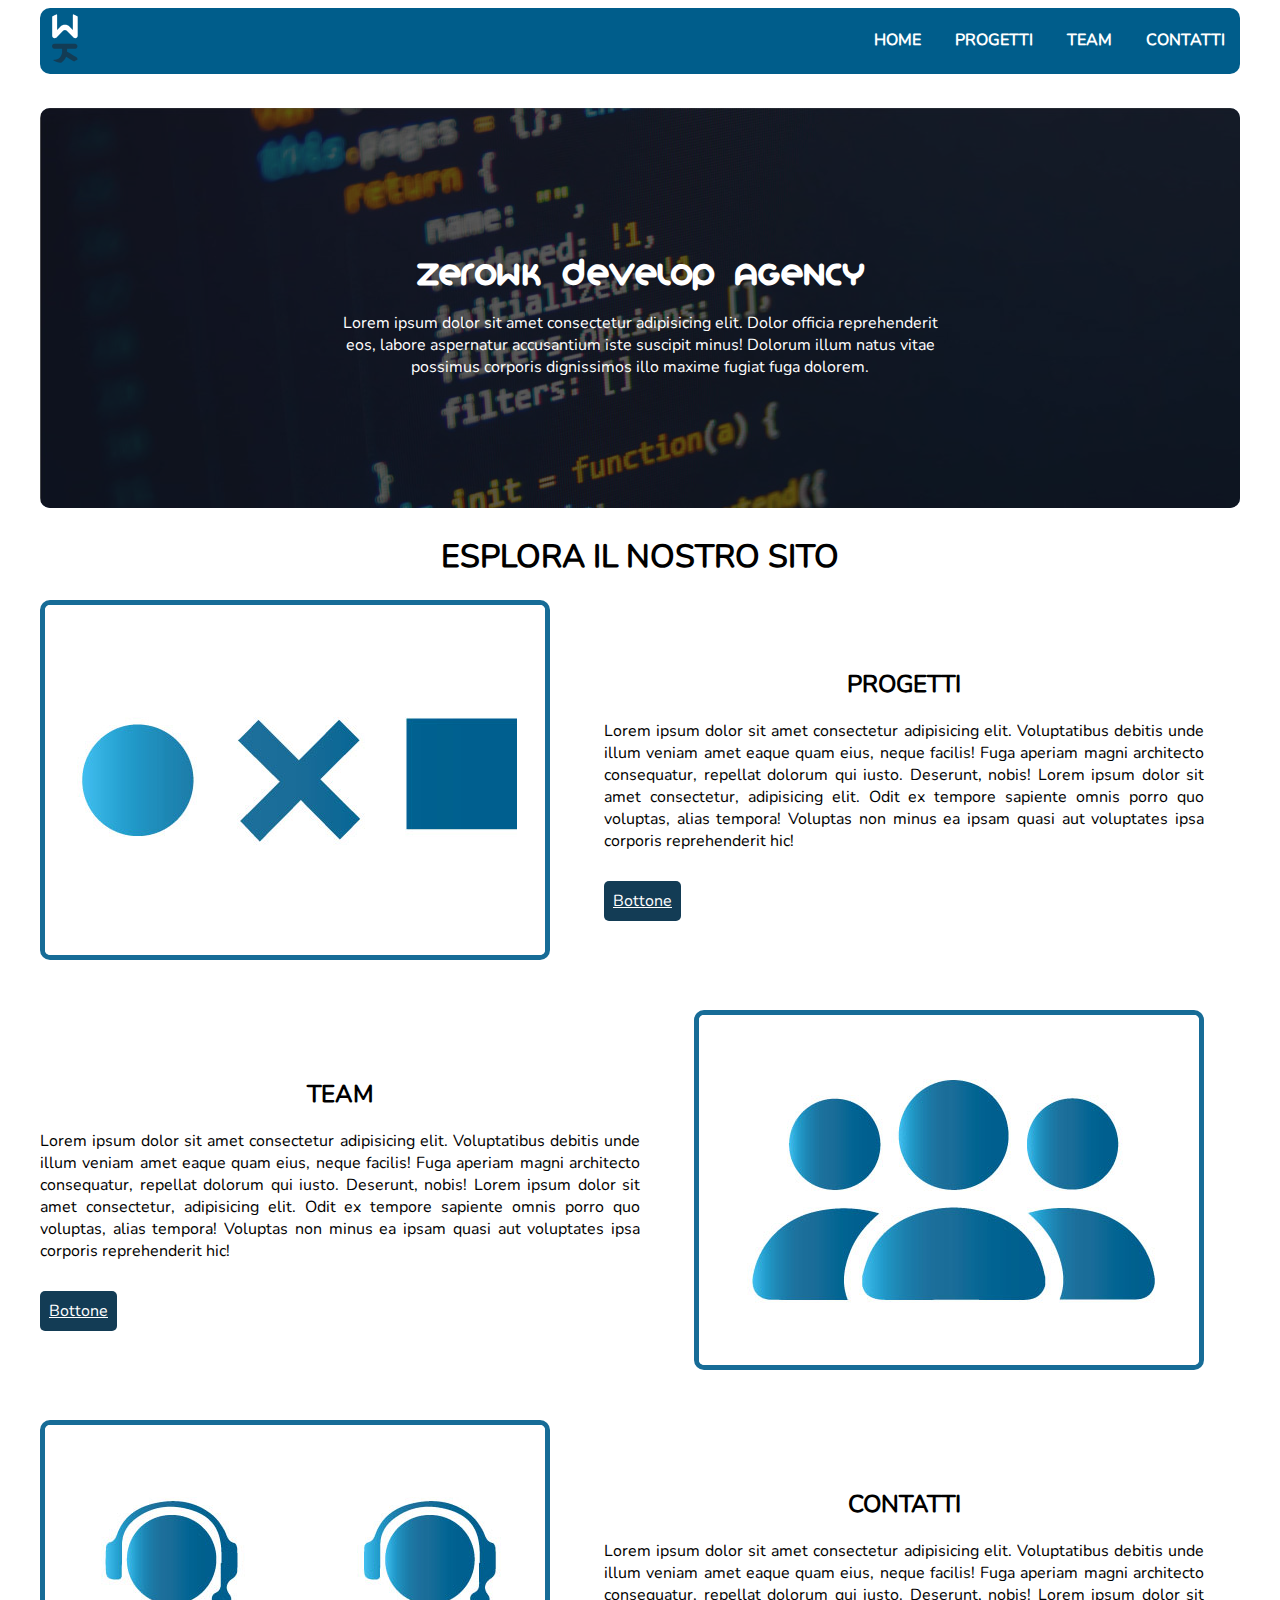
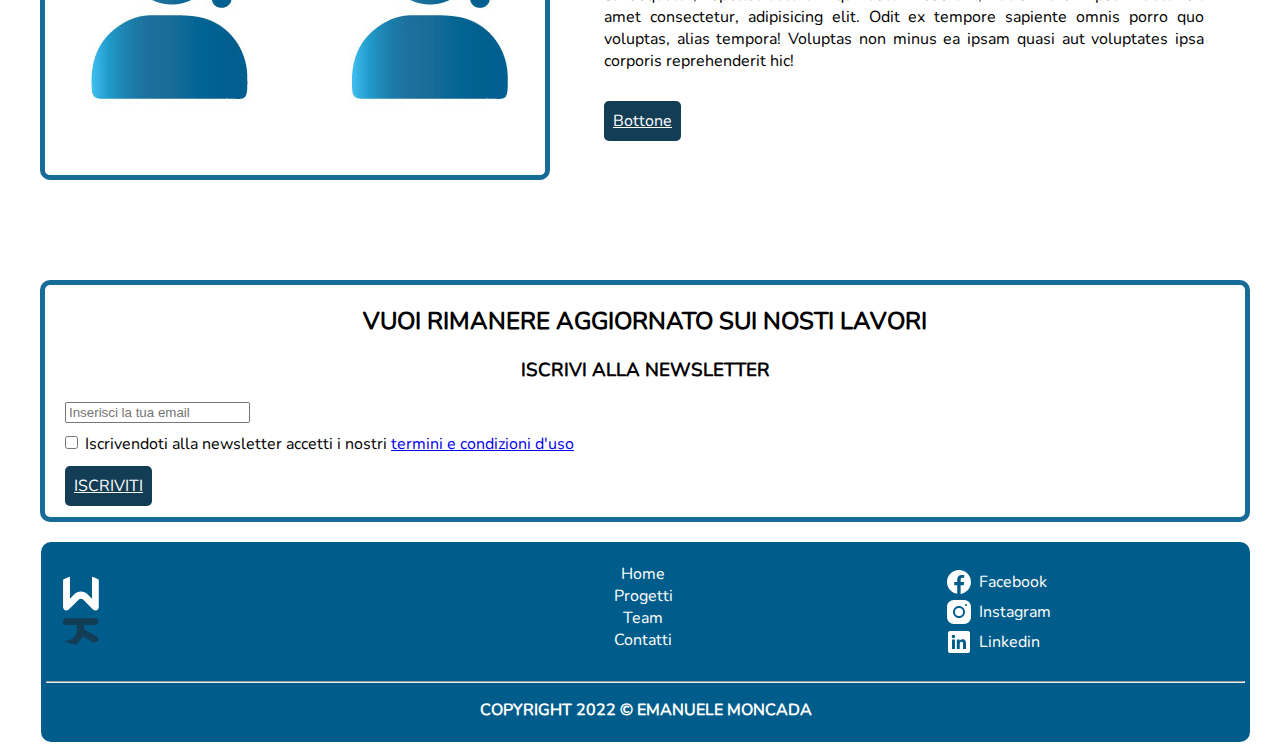
<file: mainpage/index.html>
<!DOCTYPE html>
<html lang="it">

<head>
    <meta charset="UTF-8">
    <meta http-equiv="X-UA-Compatible" content="IE=edge">
    <meta name="viewport" content="width=device-width, initial-scale=1.0">
    <link rel="icon" type="image/png" sizes="32x32" href="asset/logo/favicon-32x32.png">
    <link rel="icon" type="image/png" sizes="16x16" href="asset/logo/favicon-16x16.png">
    <link rel="stylesheet" href="css/font.css">
    <link rel="stylesheet" href="css/style.css">
    <title>ZEROWK DEV</title>
</head>

<body>
    <div class="container">
        <div class="navbar">
            <div class="d_inline navbar_logo">
                <img src="asset/logo/logo_wk-round.svg" alt="logo website" width="50px">
            </div>
            <div class="d_inline navbar_link">
                <ul>
                    <li>
                        <a href="#">Home</a>
                    </li>
                    <li>
                        <a href="#home_pj">Progetti</a>
                    </li>
                    <li>
                        <a href="#home_tm">Team</a>
                    </li>
                    <li>
                        <a href="#home_contact">Contatti</a>
                    </li>
                </ul>
            </div>
        </div>
        <div class="second_container">
            <div class="slider">
                <img src="asset/img/banner.jpg" alt="dev_img" height="400px">
                <div class="overley"></div>
                <div class="slider_text">
                    <h1>ZEROWK DEVELOP AGENCY</h1>
                    <p>Lorem ipsum dolor sit amet consectetur adipisicing elit. Dolor officia reprehenderit eos, labore aspernatur accusantium iste suscipit minus! Dolorum illum natus vitae possimus corporis dignissimos illo maxime fugiat fuga dolorem.
                    </p>
                </div>
            </div>
            <div class="section">
                <h1>ESPLORA IL NOSTRO SITO</h1>

                <!-- SEZIONE 1 SINISTRA-->
                <div id="home_pj" class="section_space section_project">
                    <img src="asset/img/section/project.jpg" alt="cross, circle, square">
                    <div class="d_inline text_section">
                        <h2>PROGETTI</h2>
                        <p>Lorem ipsum dolor sit amet consectetur adipisicing elit. Voluptatibus debitis unde illum veniam amet eaque quam eius, neque facilis! Fuga aperiam magni architecto consequatur, repellat dolorum qui iusto. Deserunt, nobis! Lorem
                            ipsum dolor sit amet consectetur, adipisicing elit. Odit ex tempore sapiente omnis porro quo voluptas, alias tempora! Voluptas non minus ea ipsam quasi aut voluptates ipsa corporis reprehenderit hic!</p>
                        <br>
                        <a href="#">Bottone</a>
                    </div>
                </div>

                <!-- SEZIONE 2 DESTRA-->
                <div id="home_tm" class=" section_space section_team">
                    <div class="d_inline text_section_dx">
                        <h2>TEAM</h2>
                        <p>Lorem ipsum dolor sit amet consectetur adipisicing elit. Voluptatibus debitis unde illum veniam amet eaque quam eius, neque facilis! Fuga aperiam magni architecto consequatur, repellat dolorum qui iusto. Deserunt, nobis! Lorem
                            ipsum dolor sit amet consectetur, adipisicing elit. Odit ex tempore sapiente omnis porro quo voluptas, alias tempora! Voluptas non minus ea ipsam quasi aut voluptates ipsa corporis reprehenderit hic!</p>
                        <br>
                        <a href="#">Bottone</a>
                    </div>
                    <img src="asset/img/section/team.jpg" alt="cross, circle, square">

                </div>

                <!-- SEZIONE 3 SINISTRA-->
                <div id="home_contact" class="section_contact">
                    <img src="asset/img/section/contact.jpg" alt="cross, circle, square">
                    <div class="d_inline text_section">
                        <h2>CONTATTI</h2>
                        <p>Lorem ipsum dolor sit amet consectetur adipisicing elit. Voluptatibus debitis unde illum veniam amet eaque quam eius, neque facilis! Fuga aperiam magni architecto consequatur, repellat dolorum qui iusto. Deserunt, nobis! Lorem
                            ipsum dolor sit amet consectetur, adipisicing elit. Odit ex tempore sapiente omnis porro quo voluptas, alias tempora! Voluptas non minus ea ipsam quasi aut voluptates ipsa corporis reprehenderit hic!</p>
                        <br>
                        <a href="#">Bottone</a>
                    </div>
                </div>
            </div>

            <div class="newsletter">
                <h2>VUOI RIMANERE AGGIORNATO SUI NOSTI LAVORI</h2>
                <h3>ISCRIVI ALLA NEWSLETTER</h3>
                <input type="email" name="mail" id="userEmail" placeholder="Inserisci la tua email" required>
                <div class="use_conditions">
                    <input type="checkbox" name="mail" id="istrue" required>
                    <span>Iscrivendoti alla newsletter accetti i nostri <a href="#">termini e condizioni
                            d'uso</a></span>
                </div>
                <div class="sendForm"><a class="btn" href="">ISCRIVITI</a>
                </div>
            </div>

            <div class="footer">
                <div class="d_inline footer_logo">
                    <img src="asset/logo/logo_wk-round.svg" alt="" width="70px">
                </div>
                <div class="d_inline footer_link">
                    <ul>
                        <li>
                            <a href="#">Home</a>
                        </li>
                        <li>
                            <a href="#home_pj">Progetti</a>
                        </li>
                        <li>
                            <a href="#home_tm">Team</a>
                        </li>
                        <li>
                            <a href="#home_contact">Contatti</a>
                        </li>
                    </ul>
                </div>
                <div class="d_inline footer_social">
                    <ul>
                        <li><img src="asset/img/social/facebook.svg" alt="Facebook social account"><a href="">Facebook</a></li>
                        <li><img src="asset/img/social/instagram.svg" alt="Instagram social account"><a href="https://www.instagram.com/emanuele_moncada/">Instagram</a></li>
                        <li><img src="asset/img/social/linkedin.svg" alt="Linkedin social account"><a href="https://www.linkedin.com/in/emanuele-moncada/">Linkedin</a></li>
                    </ul>
                </div>
                <hr>
                <p>COPYRIGHT 2022 &copy; EMANUELE MONCADA</p>
            </div>
        </div>
    </div>

</body>

</html>
</file>
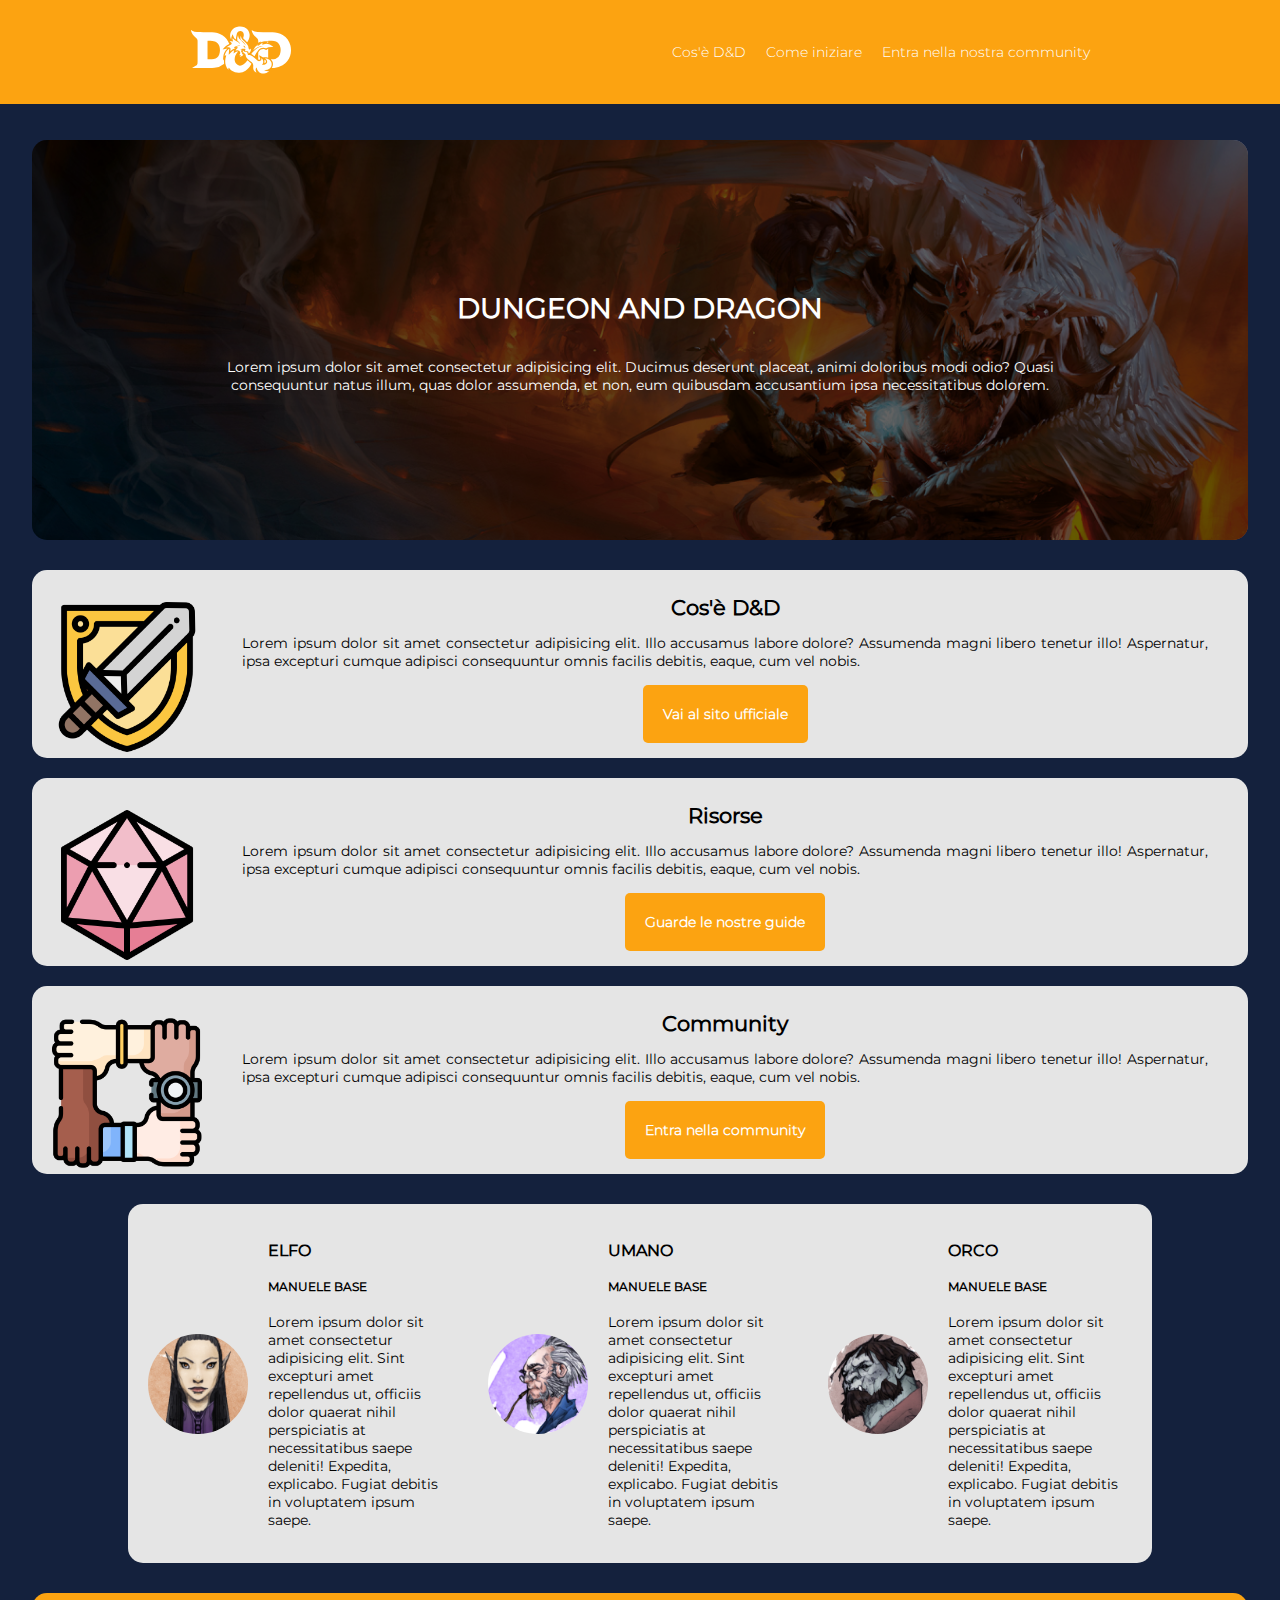
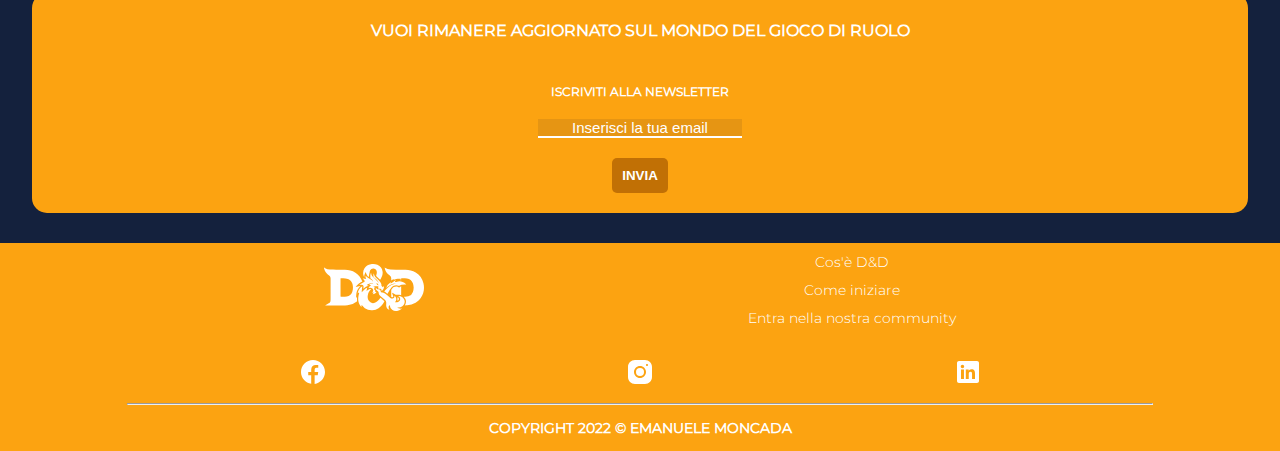
<file: mobile/index.html>
<!DOCTYPE html>
<html lang="it">

<head>
    <meta charset="UTF-8">
    <meta http-equiv="X-UA-Compatible" content="IE=edge">
    <meta name="viewport" content="width=device-width, initial-scale=1.0">
    <link rel="icon" type="image/svg+xml" href="assets/favicon/logo.svg">
    <link rel="icon" type="image/png" href="assets/favicon/logo.png">
    <link rel="stylesheet" href="css/font.css">
    <link rel="stylesheet" href="css/style.css">
    <link rel="stylesheet" href="css/query.css">
    <title>D&D SPACE</title>
</head>

<body>
    <div class="flex main_container">
        <!--NAVBAR-->
        <div class="flex all_center main-color nav_container">
            <div class="nav_logo">
                <img src="assets/logo/logo.svg" alt="d&d_logo" width="100" height="100">
            </div>
            <div class="nav_link">
                <ul>
                    <li><a href="#start">Cos'è D&D</a></li>
                    <li><a href="#compendium">Come iniziare</a></li>
                    <li><a href="#community">Entra nella nostra community</a></li>
                </ul>
            </div>
        </div>
        <!--JUMBO-->
        <div class="flex b_round space jumbo_container">
            <div class="flex b_round all_center overlay">
                <h1>DUNGEON AND DRAGON</h1>
                <p>Lorem ipsum dolor sit amet consectetur adipisicing elit. Ducimus deserunt placeat, animi doloribus modi odio? Quasi consequuntur natus illum, quas dolor assumenda, et non, eum quibusdam accusantium ipsa necessitatibus dolorem.</p>
            </div>
        </div>
        <!--SEZIONI-->
        <div class="flex all_center space section_container">
            <!--SEZIONE_1-->
            <div id="start" class="b_round sub_section">
                <!-- CONTENT VIENE RICHIMATO NELLE MEDIA QUERY >992PX -->
                <div class="content">
                    <img id="desktop" src="assets/section/start.png" alt="sword&shild" width="100px">
                    <div class="text">
                        <h2>Cos'è D&D</h2>
                        <img id="mobile" src="assets/section/start.png" alt="sword&shild" width="100px">
                        <p>Lorem ipsum dolor sit amet consectetur adipisicing elit. Illo accusamus labore dolore? Assumenda magni libero tenetur illo! Aspernatur, ipsa excepturi cumque adipisci consequuntur omnis facilis debitis, eaque, cum vel nobis.
                        </p>
                        <div class="btn_section">
                            <a class="btn" href="https://dnd.wizards.com/it">Vai al sito ufficiale</a>
                        </div>
                    </div>
                </div>

            </div>
            <!--SEZIONE_2-->
            <div id="compendium" class="b_round  sub_section">
                <div class="content">
                    <img id="desktop" src="assets/section/role-playing.png" alt="d20" width="100px">
                    <div class="text">
                        <h2>Risorse</h2>
                        <img id="mobile" src="assets/section/role-playing.png" alt="d20" width="100px">
                        <p>Lorem ipsum dolor sit amet consectetur adipisicing elit. Illo accusamus labore dolore? Assumenda magni libero tenetur illo! Aspernatur, ipsa excepturi cumque adipisci consequuntur omnis facilis debitis, eaque, cum vel nobis.
                        </p>
                        <div class="btn_section">
                            <a class="btn" href="#">Guarde le nostre guide</a>
                        </div>
                    </div>
                </div>

            </div>
            <!--SEZIONE_3-->
            <div id="community" class=" b_round sub_section">
                <div class="content">
                    <img id="desktop" src="assets/section/unity.png" alt="community" width="100px">
                    <div class="text">
                        <h2>Community</h2>
                        <img id="mobile" src="assets/section/unity.png" alt="community" width="100px">
                        <p>Lorem ipsum dolor sit amet consectetur adipisicing elit. Illo accusamus labore dolore? Assumenda magni libero tenetur illo! Aspernatur, ipsa excepturi cumque adipisci consequuntur omnis facilis debitis, eaque, cum vel nobis.
                        </p>
                        <div class="btn_section">
                            <a class="btn" href="https://dnd.wizards.com/community">Entra nella community</a>
                        </div>
                    </div>
                </div>

            </div>
        </div>
        <!--SLIDER-->
        <div class="flex space b_round slider_container">
            <!--SECT_N-->
            <div class="flex slider_section">
                <img src="assets/race/elf.png" alt="elf_female" width="100px" height="100px">
                <div class="slider-text">
                    <h3>ELFO</h3>
                    <h5>MANUELE BASE</h5>
                    <p>Lorem ipsum dolor sit amet consectetur adipisicing elit. Sint excepturi amet repellendus ut, officiis dolor quaerat nihil perspiciatis at necessitatibus saepe deleniti! Expedita, explicabo. Fugiat debitis in voluptatem ipsum saepe.
                    </p>
                </div>
            </div>
            <!--SECT_N-->
            <div class="flex slider_section">
                <img src="assets/race/human.png" alt="human_female" width="100px" height="100px">
                <div class="slider-text">
                    <h3>UMANO</h3>
                    <h5>MANUELE BASE</h5>
                    <p>Lorem ipsum dolor sit amet consectetur adipisicing elit. Sint excepturi amet repellendus ut, officiis dolor quaerat nihil perspiciatis at necessitatibus saepe deleniti! Expedita, explicabo. Fugiat debitis in voluptatem ipsum saepe.
                    </p>
                </div>
            </div>
            <!--SECT_N-->
            <div class="flex slider_section">
                <img src="assets/race/orc.png" alt="orc_male" width="100px" height="100px">
                <div class="slider-text">
                    <h3>ORCO</h3>
                    <h5>MANUELE BASE</h5>
                    <p>Lorem ipsum dolor sit amet consectetur adipisicing elit. Sint excepturi amet repellendus ut, officiis dolor quaerat nihil perspiciatis at necessitatibus saepe deleniti! Expedita, explicabo. Fugiat debitis in voluptatem ipsum saepe.
                    </p>
                </div>
            </div>
            <!--SECT_N-->
            <div class="flex slider_section">
                <img src="assets/race/dwarf.png" alt="dwarf_female" width="100px" height="100px">
                <div class="slider-text">
                    <h3>NANO</h3>
                    <h5>GOM DI XANATHAR</h5>
                    <p>Lorem ipsum dolor sit amet consectetur adipisicing elit. Sint excepturi amet repellendus ut, officiis dolor quaerat nihil perspiciatis at necessitatibus saepe deleniti! Expedita, explicabo. Fugiat debitis in voluptatem ipsum saepe.
                    </p>
                </div>
            </div>
        </div>
        <!--NEWSLETTER-->
        <div class="flex space b_round main-color newsletter_container">
            <h3>VUOI RIMANERE AGGIORNATO SUL MONDO DEL GIOCO DI RUOLO</h3>
            <h5>ISCRIVITI ALLA NEWSLETTER</h5>
            <form action="server.php" method="post">
                <div class="newsletter-form">
                    <input type="email" name="userEmail" id="mail" placeholder="Inserisci la tua email" required>
                    <div class="btn_form">
                        <input type="submit" value="INVIA">
                    </div>
                </div>
            </form>
        </div>
        <!--FOOTER-->
        <div class="flex main-color footer_container">
            <div class="flex all_center upper-footer">
                <div class="footer-logo">
                    <img src="assets/logo/logo.svg" alt="d&dlogo" width="100px">
                </div>
                <div class="footer-link">
                    <ul>
                        <li><a href="#start">Cos'è D&D</a></li>
                        <li><a href="#compendium">Come iniziare</a></li>
                        <li><a href="#community">Entra nella nostra community</a></li>
                    </ul>
                </div>
            </div>
            <div class="under-footer">
                <div class="footer-social">
                    <ul>
                        <li>
                            <a href="https://www.facebook.com/dungeonsanddragonsit"><img src="assets/social/facebook.svg" alt="facebbok"></a>
                        </li>
                        <li>
                            <a href="https://www.instagram.com/dndwizards/"><img src="assets/social/instagram.svg" alt="instagram"></a>
                        </li>
                        <li>
                            <a href="https://www.linkedin.com/company/wizards-of-the-coast"><img src="assets/social/linkedin.svg" alt="linkedin"></a>
                        </li>
                    </ul>
                </div>
                <hr>
                <p>COPYRIGHT 2022 &copy; EMANUELE MONCADA </p>
            </div>
        </div>
    </div>
</body>

</html>
</file>
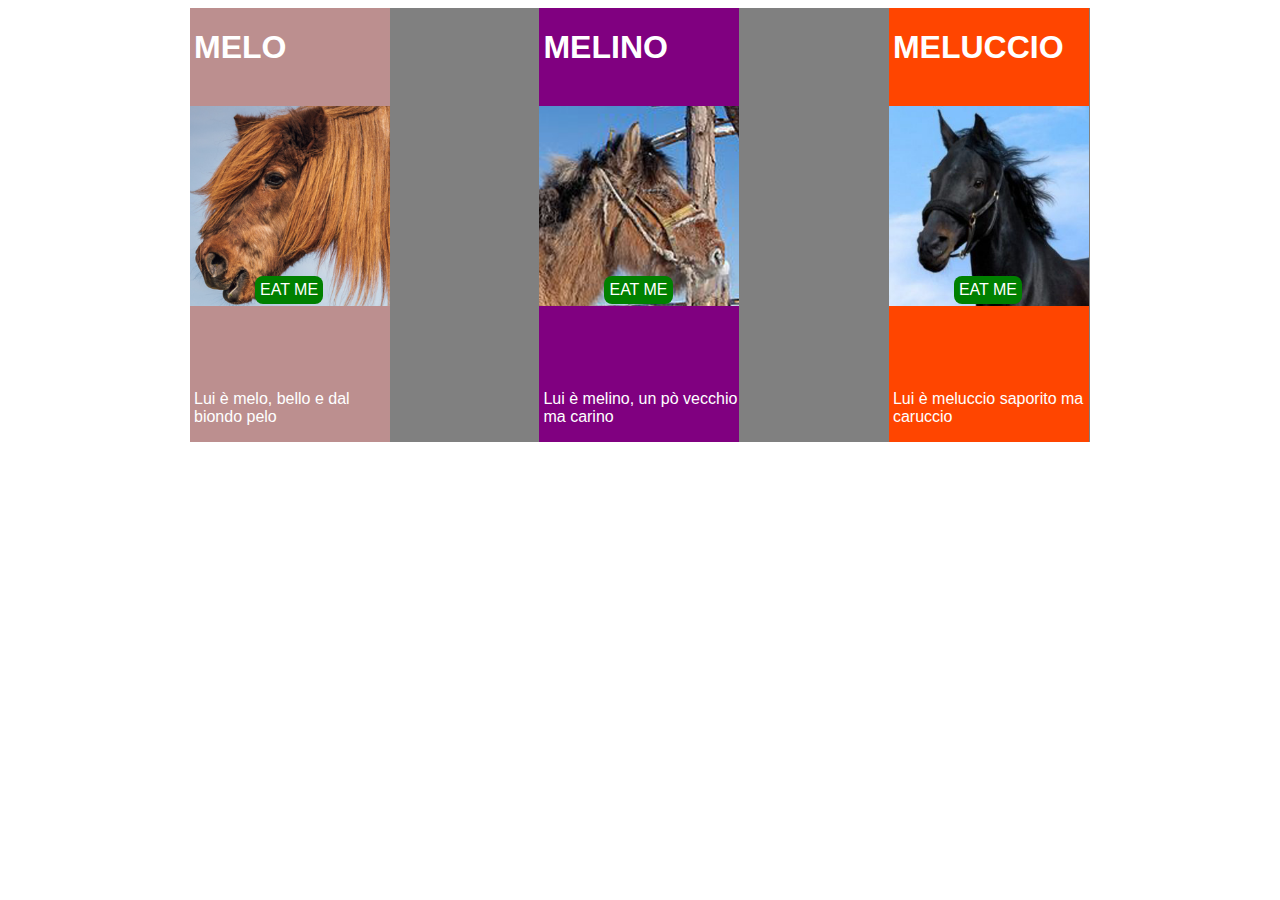
<file: position/index.html>
<!DOCTYPE html>
<html lang="it">

<head>
    <meta charset="UTF-8">
    <meta http-equiv="X-UA-Compatible" content="IE=edge">
    <meta name="viewport" content="width=device-width, initial-scale=1.0">
    <title>POSITION</title>
    <link rel="stylesheet" href="css/style.css">
</head>

<body>
    <div class="container">
        <!-- BOX 1-->
        <div class="box box1">
            <h1>MELO </h1>
            <img src="img/melo.png" alt="horse 1" width="200px" height="200px">
            <a class="my_btn" href="https://rb.gy/t5xftq">EAT ME</a>

            <p>Lui è melo, bello e dal biondo pelo</p>
        </div>

        <!-- BOX 2-->
        <div class="box box2">
            <h1>MELINO</h1>
            <img src="img/melino.png" alt="horse 2" width="200px" height="200px">
            <a class="my_btn" href="https://rb.gy/t5xftq">EAT ME</a>
            <p>Lui è melino, un pò vecchio ma carino</p>
        </div>

        <!-- BOX 3-->
        <div class=" box box3">
            <h1>MELUCCIO</h1>
            <img src="img/meluccio.jpg" alt="horse 3" width="200px" height="200px">
            <a class="my_btn" href="https://rb.gy/t5xftq">EAT ME</a>
            <p>Lui è meluccio saporito ma caruccio</p>
        </div>
    </div>
</body>

</html>
</file>
<file: anchor_classes/css/style.css>
/*START GLOBAL CSS*/

html {
    background-color: goldenrod;
}

p {
    font-size: 1.2rem;
}

.d_inline {
    display: inline-block;
}

.d_color {
    background-color: #121212;
    color: white;
}

.no_list ul li {
    list-style-type: none;
}

h1,
h3 {
    text-align: center;
}

a:link {
    color: gold;
}

a:visited {
    color: goldenrod;
}

a:hover {
    color: green;
}

a:active {
    color: red;
}


/*FINISH GLOBAL CSS*/

.navbar_logo {
    vertical-align: middle;
}

.menu_link ul {
    text-align: center;
}

.social li {
    display: inline-block;
}

.navbar_search-bar input:focus {
    color: white;
    background-color: orangered;
}
</file>
<file: flex/css/style.css>
body {
    display: flex;
    justify-content: center;
    align-items: center;
    height: 100vh;
}

.container {
    display: flex;
    justify-content: space-evenly;
    align-items: center;
    background-color: #121212;
    width: 700px;
    height: 700px;
}

.box {
    width: 150px;
    height: 150px;
}

.green {
    background-color: darkgreen;
}

.yellow {
    background-color: darkgoldenrod;
}

.red {
    background-color: darkred;
}
</file>
<file: form 2/css/style.css>
.labelField {
    display: inline-block;
    width: 200px;
    height: 25px;
}

.inputField {
    display: inline-block;
}

.licenze label {
    display: inline-block;
    /*Per creare lo spazio tra il testo di accattazione e il bottone Invio*/
    height: 30px;
}

.submitBtn {
    height: 20px;
}

h1,
h4 {
    text-align: center;
}

.selected {
    background-color: yellow;
}
</file>
<file: form_css/css/style.css>
.labelField {
    display: inline-block;
    width: 200px;
    height: 25px;
}

.inputField {
    display: inline-block;
}

.licenze label {
    display: inline-block;
    /*Per creare lo spazio tra il testo di accattazione e il bottone Invio*/
    height: 30px;
}

.submitBtn {
    height: 20px;
}

h1,
h4 {
    text-align: center;
}

.selected {
    background-color: yellow;
}
</file>
<file: gamepass/assets/font/font.css>
@font-face {
    font-family: segoe_normal;
    src: url(source/segoe-regular.woff);
}

@font-face {
    font-family: segoe_semibold;
    src: url(source/segoe-semibold.woff);
}

@font-face {
    font-family: segoe_bold;
    src: url(source/segoe-bold.woff);
}

@font-face {
    font-family: segoe_pro;
    src: url(source/segoe-pro.woff);
}
</file>
<file: mainpage/css/font.css>
@font-face {
    font-family: organo;
    src: url(../asset/font/organo.ttf);
}


/*FONT DI BASE*/

@font-face {
    font-family: nunito;
    src: url(../asset/font/Nunito-Regular.ttf);
}

@font-face {
    font-family: nunito_bold;
    src: url(../asset/font/Nunito-Bold.ttf);
}

@font-face {
    font-family: nunito_light;
    src: url(../asset/font/Nunito-Light.ttf);
}
</file>
<file: mainpage/css/style.css>
/*GLOBAL CSS*/

html {
    font-family: nunito;
}

li {
    list-style: none;
}

h2,
h3 {
    text-align: center;
}

input {
    margin-left: 20px;
}

hr {
    color: white;
}

.container {
    width: 1200px;
    margin: 0 auto;
}

.second_container {
    padding-top: 100px;
}


/*PER METTERE LE COSE INLINE*/

.d_inline {
    display: inline-block;
}


/*NAVBAR*/

.navbar {
    background-color: rgb(0, 93, 139);
    border-radius: 10px;
    width: 1200px;
    position: fixed;
    padding: 5px 0px;
    z-index: 1;
}

.navbar_logo {
    vertical-align: middle;
    width: auto;
    height: auto;
}

.navbar_link {
    float: right;
}

.navbar_link ul {
    padding-left: 0px;
}

.navbar_link ul li {
    display: inline-block;
    margin-left: 15px;
    margin-right: 15px;
}

.navbar ul li a {
    color: white;
    text-decoration: none;
    text-transform: uppercase;
    font-weight: bold;
}


/*SLIDER*/

.slider {
    position: relative;
    border-radius: 10px;
}

.slider img {
    border-radius: 10px;
}

.slider h1 {
    font-family: organo;
}

.slider_text {
    position: absolute;
    left: 300px;
    bottom: 120px;
    text-align: center;
    color: white;
    max-width: 600px;
}

.overley {
    border-radius: 10px;
    position: absolute;
    background-color: #121212;
    opacity: 0.7;
    height: 400px;
    width: 1200px;
    top: 0;
}


/*ALL SECTION*/

.section h1 {
    text-align: center;
}


/*SECTION 01 - PROJECT*/

.section_space {
    margin-bottom: 50px;
}

.section_project img {
    border: 5px #176c97 solid;
    border-radius: 10px;
    vertical-align: middle;
}

.text_section {
    text-align: justify;
    margin-left: 50px;
    width: 600px;
    vertical-align: middle;
}

.text_section a {
    border-radius: 5px;
    text-align: center;
    padding: 9px;
    background-color: #133c55;
    color: white;
}


/*SECTION 02 - TEAM */

.section_team img {
    border: 5px #176c97 solid;
    border-radius: 10px;
    vertical-align: middle;
}

.text_section_dx {
    text-align: justify;
    margin-right: 50px;
    width: 600px;
    vertical-align: middle;
}

.text_section_dx a {
    border-radius: 5px;
    text-align: center;
    padding: 9px;
    background-color: #133c55;
    color: white;
}


/*SECTION 03 - CONTATTI*/

.section_contact img {
    border: 5px #176c97 solid;
    border-radius: 10px;
    vertical-align: middle;
}


/*NEWSLETTER*/

.newsletter {
    width: 1200px;
    margin-top: 100px;
    border: 5px #176c97 solid;
    border-radius: 10px;
}

.use_conditions {
    margin-top: 10px;
}

.sendForm {
    margin: 20px;
}

.btn {
    margin-bottom: 20px;
    border-radius: 5px;
    padding: 9px;
    background-color: #133c55;
    color: white;
}


/*FOOTER*/

.footer {
    margin-right: -10px;
    margin-left: 1px;
    margin-top: 20px;
    padding: 5px;
    border-radius: 10px;
    background-color: rgb(0, 93, 139);
    color: white;
}

.footer p {
    text-align: center;
    font-weight: bold;
}

.footer_logo {
    width: 33%;
}

.footer_link {
    width: 33%;
    text-align: center;
}

.footer_link ul {
    padding-left: 0;
}

.footer_link a {
    color: white;
    text-decoration: none;
}

.footer_social {
    width: 16.5%;
    margin-left: 8.2%;
}

.footer_social ul {
    padding-left: 0px;
}

.footer_social img {
    vertical-align: middle;
    text-align: center;
}

.footer_social a {
    vertical-align: middle;
    margin-left: 5px;
    text-decoration: none;
    color: white
}
</file>
<file: mobile/css/font.css>
@font-face {
    font-family: "Monseract Light";
    src: url(../assets/font/montserratL.woff);
}

@font-face {
    font-family: "Monseract Regular";
    src: url(../assets/font/montserratR.woff);
}
</file>
<file: mobile/css/style.css>
/* ========= GLOBAL CSS =========*/

html {
    font-family: "Monseract Regular", arial, sans-serif;
}

body {
    background-color: #14213d;
    margin: 0;
    padding: 0;
    font-size: 14px;
}

ul {
    padding: 0;
    margin: 5px 0px;
}

li {
    list-style: none;
    padding: 5px 0px;
}

input[type="email"] {
    text-align: center;
    border: none;
    width: 200px;
    height: 15px;
    font-size: 15px;
    border-bottom: 2px solid white;
    background-color: #e69513;
    color: white;
}

input[type="submit"] {
    border-radius: 5px;
    background-color: #c17005;
    color: white;
    border: 0px;
    font-weight: bold;
    padding: 10px;
}

a {
    text-decoration: none;
    color: white;
    font-family: "Monseract Light";
}

::placeholder {
    color: white;
}

.main_container {
    flex-direction: column;
    gap: 30px;
    margin: 0 auto;
    width: 100%;
}


/* ========= COMMON CSS =========*/

.flex {
    display: flex;
}

.b_round {
    border-radius: 15px;
}

.space {
    width: 95%;
    margin: 0 auto;
}

.main-color {
    background-color: #fca311;
}

.all_center {
    align-items: center;
    justify-content: center;
    text-align: center;
}


/* ========= NAVBAR CSS =========*/

.nav_container {
    position: fixed;
    flex-direction: column;
    top: 0;
    width: 100%;
}


/* ========= JUMBOTRON CSS =========*/

.jumbo_container {
    height: 400px;
    margin-top: 240px;
    background-image: url(../assets/box-photo.jpg);
    background-size: cover;
}

.overlay {
    flex-direction: column;
    width: 100%;
    height: 100%;
    color: white;
    background-color: rgba(0, 0, 0, 0.6);
}

.overlay p {
    padding: 0 15%;
}


/* ========= SECTION CONTAINER CSS =========*/

.section_container {
    flex-direction: column;
    justify-content: space-evenly;
    gap: 20px;
}

.sub_section {
    background-color: #e5e5e5;
}

.sub_section p {
    text-align: justify;
    padding: 0 20px;
}

.text {
    margin: 0px 20px;
}


/*NASCONDE IMMAGINE DENTRO IL DIV NELLA VISIONE DESKTOP*/

#desktop {
    display: none;
}

.btn_section {
    margin: 35px;
    z-index: 1;
}

.btn {
    border-radius: 5px;
    text-decoration: none;
    background-color: #fca311;
    color: white;
    font-weight: bold;
    padding: 20px;
}


/* ========= SLIDER CSS =========*/

.slider_container {
    overflow-x: scroll;
    overflow-y: hidden;
    justify-content: flex-start;
    background-color: #e5e5e5;
    width: 80%;
}

.slider_section {
    flex-direction: row;
    justify-content: center;
    align-items: center;
}

.slider_section img {
    margin-left: 20px;
    border-radius: 50%;
    object-fit: cover;
}

.slider-text {
    width: 180px;
    margin: 20px;
    font-size: 14px;
}


/* ========= NEWSLETTER CSS =========*/

.newsletter_container {
    flex-direction: column;
    justify-content: space-evenly;
    color: white;
    text-align: center;
}

.btn_form {
    margin: 20px 0px;
}

.newsletter_container h3 {
    padding: 10px 20px;
}


/* ========= FOOTER CSS =========*/

.footer_container {
    flex-direction: column;
    gap: 10px;
}

.upper-footer {
    justify-content: space-evenly;
}

.footer-social ul {
    display: flex;
    justify-content: space-evenly;
    align-items: center;
}

.under-footer hr {
    width: 80%;
}

.under-footer p {
    font-weight: bold;
    text-align: center;
    color: white;
}
</file>
<file: mobile/css/query.css>
/*SMARTPHONE PICCOLI*/

@media screen and (min-width: 300px) {
    body {
        font-size: 14px;
    }
}


/*TABLET*/

@media screen and (min-width: 768px) {
    body {
        font-size: 16px;
    }
    .nav_container {
        flex-direction: row;
        align-items: center;
        justify-content: space-around;
    }
    .nav_link ul {
        display: flex;
        gap: 20px;
    }
    .jumbo_container {
        margin-top: 140px;
    }
}


/*PC */

@media screen and (min-width: 992px) {
    body {
        font-size: 15px;
    }
    /* ========= SECTION CONTAINER CSS =========*/
    .content {
        margin-top: 25px;
        display: flex;
        align-items: center;
    }
    .content img {
        width: 150px;
    }
    /*NASCONDE L'IMMAGINE FUORI DAL DIV CONTENT*/
    #mobile {
        display: none;
    }
    /*MOSTRA L'IMMAGINE DENTRO IL DIV CONTENT*/
    #desktop {
        display: block;
        margin-left: 20px;
    }
    .text h2 {
        text-align: center;
        margin: 0px 20px;
    }
}

@media screen and (min-width: 576px) {
    body {
        font-size: 14px;
    }
}
</file>
<file: position/css/style.css>
html {
    font-family: Arial, Helvetica, sans-serif;
    color: white;
}

.container {
    margin: 0 auto;
    max-width: 900px;
    background-color: grey;
}

.box {
    display: inline-block;
    width: 200px;
    max-height: 500px;
}

.box h1 {
    margin-left: 0px;
    margin-right: 0px;
    padding-left: 2%;
    margin-bottom: 20%;
}

.box p {
    margin-top: 40%;
    margin-left: 0px;
    margin-right: 0px;
    padding-left: 2%;
}

.box1 {
    margin: 0px;
    background-color: rosybrown;
}

.box2 {
    margin-left: 145px;
    background-color: purple;
    margin-right: 145px;
}

.box3 {
    margin: 0px;
    background-color: orangered;
}

.my_btn {
    position: absolute;
    margin-left: -135px;
    margin-top: 170px;
    padding: 5px;
    border-radius: 8px;
    text-decoration: none;
    background-color: green;
    color: white;
}
</file>
<file: gamepass/css/style.css>
/* ========== RESET  ======*/

* {
    box-sizing: border-box;
    margin: 0;
    padding: 0;
}

body {
    font-family: segoe_normal, Verdana, Arial, sans-serif;
    font-size: 15px;
}

html,
body {
    height: 100vh;
}

body::-webkit-scrollbar {
    display: none;
}

a {
    text-decoration: none;
    color: white;
}

ul {
    list-style: none;
}

.main_container {
    width: 100%;
    margin: 0 auto;
}


/* ========= NAVBAR ========== */

.nav_container {
    display: flex;
    position: relative;
    flex-direction: column;
    width: 100%;
    height: auto;
    background-color: rgba(0, 0, 0, 0.7);
}


/* ===== NAVBAR SUPERIORE =====*/

.navbar-wrapper {
    width: 90%;
    margin: 0 auto;
    display: flex;
    align-items: center;
    justify-content: space-between;
    height: 54px;
    font-size: 13px;
}

.navbar-left {
    display: flex;
}

.navbar-left img {
    margin-right: 15px;
}

.main-link {
    display: flex;
    align-items: center;
    justify-content: space-evenly;
}

.down-arrow {
    margin-left: 8px;
    vertical-align: middle;
    font-size: 10px;
    font-weight: bold;
}

.main-link li {
    padding: 0 10px;
}

.right-link {
    display: flex;
    align-items: center;
    justify-content: space-evenly;
}

.right-link li {
    padding: 0 10px;
}

.right-link a {
    vertical-align: middle;
}

.right-link img {
    vertical-align: middle;
    margin-left: 5px;
}


/* ===== NAVBAR INFERIORE =====*/

#followme {
    z-index: 1;
    position: sticky;
    top: 0px;
}

#down_size {
    height: 64px;
}

#sub_navbar {
    font-family: segoe_semibold;
    font-size: 15px;
}

#sub_navbar li {
    margin: 0px 40px 0px 0px;
}

#navspace {
    margin-right: 40px;
}

.btn-nav {
    color: #9bf00b;
    padding: 5px 22px;
    border: 1px solid #9bf00b;
    font-family: segoe_pro;
    font-weight: bold;
    font-size: 15px;
}


/* ==========  EXPLORER ========== */

.explorer_container {
    margin-top: -118px;
    background-image: url(../assets/desktop/section/intro/bg-enter.jpeg);
    background-repeat: no-repeat;
    background-size: 100%;
    height: 100%;
}

.content_wrapper {
    width: 90%;
    margin: 0 auto;
}

.content {
    height: 90vh;
    width: 45%;
    display: flex;
    justify-content: center;
    flex-direction: column;
    text-align: left;
}

.content h1 {
    font-family: segoe_pro;
    font-size: 62px;
    color: white;
}

.content p {
    color: white;
    font-size: 18px;
    padding: 25px 0px 3px 0px;
}

.btn_explorer {
    margin-top: 25px;
}

.btn_explorer a {
    padding: 5px 22px;
    background-color: #9bf00b;
    color: #054b16;
    font-weight: bold;
    font-family: segoe_pro;
}

#condition-text {
    font-size: 15px;
    font-style: italic;
}

#link-condition {
    color: #9bf00b;
}

.game_container {
    display: flex;
    flex-direction: column;
    align-items: center;
    background-image: url(../assets/desktop/section/benefits/masterchief-bg.jpeg);
    background-repeat: no-repeat;
    background-size: 100%;
    height: 130vw;
}

.slider h1 {
    color: white;
    font-size: 34px;
    text-align: center;
    margin-top: -50px;
}

.game_slider-wrapper {
    width: 90%;
    margin: 0 auto;
}

.game_slider {
    display: flex;
    height: auto;
    align-items: center;
    gap: 10px;
    overflow-x: scroll;
    color: white;
}

.game_slider::-webkit-scrollbar {
    display: none;
}

.game_slider img {
    width: 267px;
    height: 444px;
    object-fit: contain;
}

.game_description {
    display: flex;
    justify-content: center;
    align-items: flex-end;
    position: relative;
}

.game_description h3 {
    width: 100%;
    padding: 10px 10px;
    margin-bottom: 22px;
    background-color: rgba(0, 0, 0, 0.8);
    position: absolute;
    text-align: center;
}

.game_description span {
    width: 100%;
    font-size: 13px;
    padding: 10px 10px;
    margin-bottom: 22px;
    background-color: #333333;
    position: absolute;
    text-align: center;
}

#thrgame {
    margin-bottom: 59px;
}

.benefit_container h1 {
    font-size: 78px;
    text-align: center;
    color: white;
    font-weight: bold;
    font-family: segoe_pro;
    margin-bottom: 20px;
}

.title-wrap {
    width: 50%;
    text-align: center;
    margin: 0 auto;
}

.token-img {
    width: 70%;
    margin: 0 auto;
    margin-top: 35px;
    display: flex;
    color: white;
    text-align: center;
    align-items: center;
    gap: 20px;
}

.left_side {
    display: flex;
    flex-direction: column;
    width: 30%;
    gap: 35px;
}

.box-benefit img {
    width: 150px;
    margin-bottom: 10px;
}

.box-benefit p {
    font-size: 20px;
}

#resize {
    width: 70px;
}

.primeday-container h1 {
    margin: 0 auto;
    width: 80%;
    text-align: center;
    font-family: segoe_pro;
    font-size: 78px;
    color: #107c10;
}

.box_primeday {
    margin: -70px auto;
    width: 90%;
    background-color: #e6e6e6;
}

.text {
    display: flex;
    flex-direction: column;
    text-align: center;
}

.btn_text {
    display: flex;
    justify-content: space-evenly;
    width: 50%;
    margin: 20px auto;
}

.btn_text a {
    font-family: segoe_pro;
    font-weight: bold;
    color: #054b16;
}

.text p {
    padding-top: 120px;
    margin: 0 auto;
    width: 50%;
    text-align: center;
    font-size: 18px;
}

.primeday_slider {
    display: flex;
}

.primeday-maintext {
    text-align: center;
}

.img-leftside {
    width: 50%;
}

.img-leftside img {
    width: 100%;
    margin-bottom: 50px;
}

.content-rightside {
    display: flex;
    width: 50%;
    height: auto;
    justify-content: center;
    align-items: center;
    flex-direction: column;
}

.game-overview {
    display: flex;
    font-family: segoe_semibold;
    justify-content: flex-start;
    align-items: center;
    gap: 70px;
    height: auto;
    width: 100%;
}

.game_info {
    height: 40%;
    width: 100%;
}

.game_info {
    display: flex;
    flex-direction: column;
    align-items: flex-start;
    gap: 15px;
}

.game_info h1 {
    margin: 40px 0 0 0;
    max-width: 60%;
    color: black;
    font-size: 34px;
    font-family: segoe_bold;
    text-align: left;
}

.game_info h3 {
    font-size: 20px;
    font-family: segoe_bold;
}

#consolepc {
    background-color: #107c10;
    font-size: 13px;
    padding: 2px 5px;
    color: white;
}

#centerdot {
    vertical-align: middle;
}

#btn_game-info {
    font-family: segoe_pro;
    font-weight: bold;
    color: #054b16;
}

.ea-collaboration_container {
    display: flex;
    margin: 0 auto;
    margin-top: 170px;
    width: 90%;
    height: 500px;
    background-image: url(../assets/desktop/section/eaplay/the_sims-bg.jpeg);
    background-repeat: no-repeat;
    background-repeat: cover;
    background-size: 100%;
}

.left_side_ea-wrapper {
    width: 90%;
    margin: 0 auto;
}

.left_side_ea {
    display: flex;
    flex-direction: column;
    align-items: flex-start;
    gap: 30px;
    justify-content: space-evenly;
    width: 50%;
}

.left_side_ea p {
    color: white;
    font-size: 20px;
}

.ea-collaboration_container img {
    width: 350px;
    margin-top: 100px;
}

.left_side_ea a {
    padding: 5px 22px;
    background-color: #9bf00b;
    color: #054b16;
    font-weight: bold;
    font-family: segoe_pro;
}

.genre_container {
    width: 100%;
    margin-top: 100px;
}

.genre-info {
    width: 90%;
    margin: 0 auto;
    background-color: #333333;
    text-align: center;
}

.genre-info h1 {
    width: 50%;
    margin: 0 auto;
    font-size: 78px;
    color: white;
    font-family: segoe_pro;
    text-align: center;
}

.genre-wrapper {
    display: flex;
    margin-top: -75px;
}

.genre_description {
    display: flex;
    justify-content: center;
    align-items: flex-end;
}

.genre_description img {
    width: 100%;
    height: auto;
}

.genre-info_text {
    position: relative;
}

.info-genre {
    position: absolute;
    color: white;
    text-align: center;
}

.info-genre p {
    margin-bottom: 30px;
    margin-top: 20px;
}

.info-genre img {
    width: 50px;
}

.genre_info2 {
    width: 90%;
    margin: 0 auto;
    padding-bottom: 10px;
    background-color: #333333;
    text-align: center;
}

.genre_info2 p {
    width: 50%;
    margin: 0 auto;
    padding: 30px 0 20px 0;
    font-size: 18px;
    color: white;
}

.genre_info2 a {
    font-family: segoe_pro;
    font-weight: bold;
    color: #9bf00b;
    margin: 10px 0;
}

.stream_container {
    display: flex;
    width: 90%;
    margin: 0 auto;
    margin-top: 100px;
    flex-direction: column;
}

.first-section-stream {
    display: flex;
    width: 100%;
}

.second-section-stream {
    background-image: url(../assets/desktop/section/cloudgame/console-bg.jpeg);
    background-size: 100%;
    background-repeat: no-repeat;
    height: 100vh;
    margin-top: 100px;
    width: 100%;
}

.all_device {
    width: 50%;
}

.all_device img {
    width: 100%;
}

.text_stream {
    width: 50%;
    display: flex;
    justify-content: center;
    align-items: center;
    text-align: left;
    flex-direction: column;
}

.text-stream-wrapper {
    width: 75%;
}

.text-stream-wrapper h1 {
    margin-bottom: 20px;
    font-family: segoe_bold;
    font-size: 46px;
}

.text-stream-wrapper p {
    font-size: 18px;
}

.second_section_text-wrapper {
    margin-top: 80px;
    margin-left: 50px;
    display: flex;
    flex-direction: column;
    gap: 15px;
    align-items: flex-start;
}

.second_section_text-wrapper h1 {
    font-size: 46px;
    font-family: segoe_bold;
}

.second_section_text-wrapper p {
    font-size: 15px;
}

.second_section_text-wrapper a {
    color: #107c10;
    font-family: segoe_pro;
}

.feature_container {
    width: 90%;
    margin: 0 auto;
}

.main-text_feature {
    margin: 0 auto;
    width: 60%;
}

.main-text_feature h1 {
    font-size: 46px;
    text-align: center;
    font-family: segoe_bold;
    margin-bottom: 30px;
}

.feature_slider {
    display: flex;
    overflow-x: scroll;
    gap: 30px;
}

.section_feature img {
    width: 40vw;
}

.section_feature h1 {
    padding-top: 30px;
    margin-bottom: 10px;
    font-size: 34px;
    font-family: segoe_bold;
}

.section_feature p {
    font-size: 20px;
}

.section_feature {
    background-color: #e6e6e6;
}

.wrapper-feature {
    display: flex;
    flex-direction: column;
    width: 90%;
    margin: 0 auto;
}

.wrapper-feature a {
    margin-top: 20px;
    font-family: segoe_pro;
    font-weight: bold;
    color: #054b16;
    margin-bottom: 30px;
}

.feature_slider::-webkit-scrollbar {
    display: none;
}

.upp_section-pricetable {
    margin-top: 100px;
    display: flex;
    flex-direction: column;
    justify-content: center;
    align-items: center;
    text-align: center;
}

#pricetable_logo {
    width: 20%;
}

.upp_section-pricetable h1 {
    font-size: 46px;
    font-family: segoe_bold;
    padding-top: 30px;
}

.main_pricetable_p-wrapper {
    font-size: 18px;
    text-align: center;
    margin: 0 auto;
    width: 60%;
}

.upp_section-pricetable p {
    margin-top: 20px;
    font-size: 18px;
}

.upp_section-pricetable a {
    color: #107c10;
    font-family: segoe_semibold;
    font-size: 18px;
}

#ultimate {
    background-color: #505050;
}

.plans {
    background-color: #107c10;
    width: 100%;
}

.under_section-pricetable {
    display: flex;
    width: 90%;
    margin: 0 auto;
    gap: 5px;
    margin-top: 20px;
}

.plan-wrapper {
    width: 75%;
    margin: 0 auto;
    display: flex;
    flex-direction: column;
    justify-content: flex-start;
    align-items: center;
    height: auto;
}

.plan-wrapper h1:first-child {
    margin-top: 15px;
    font-family: segoe_bold;
    font-size: 20px;
    color: white;
}

.plan-wrapper p {
    margin: 20px;
    font-size: 20px;
    color: white;
    text-align: center;
}

#sup-size {
    font-size: 10px;
}

.plan-wrapper a {
    padding: 5px 22px;
    background-color: #9bf00b;
    color: #054b16;
    font-weight: bold;
    font-family: segoe_pro;
    margin: 15px 0px;
}

.plan-wrapper h2 {
    margin-top: 20px;
    font-size: 15px;
    font-style: italic;
    color: white;
    text-align: center;
}

.plan-wrapper h2 a {
    background-color: initial;
    color: white;
    padding: 0px;
    font-weight: normal;
}

.plan-wrapper ul li {
    padding: 10px;
    padding-left: 10px;
    color: white;
    font-size: 20px;
}

#inc {
    font-weight: bold;
    font-size: 20px;
}

.plan-wrapper img {
    width: 100px;
}

.include p {
    font-size: 16px;
}

#explore_price {
    background-color: initial;
    color: white;
    text-align: center;
}

.all_section {
    width: 90%;
    margin: 0 auto;
    margin-top: 50px;
    background-image: url(../assets/common/all-bg.jpg);
    background-repeat: no-repeat;
    background-size: 100%;
    height: 100vh;
    display: flex;
    justify-content: flex-end;
    align-items: center;
    flex-direction: column;
}

.box-all img {
    width: 50px;
}

.func-all {
    display: flex;
    justify-content: center;
    align-items: center;
}
</file>
